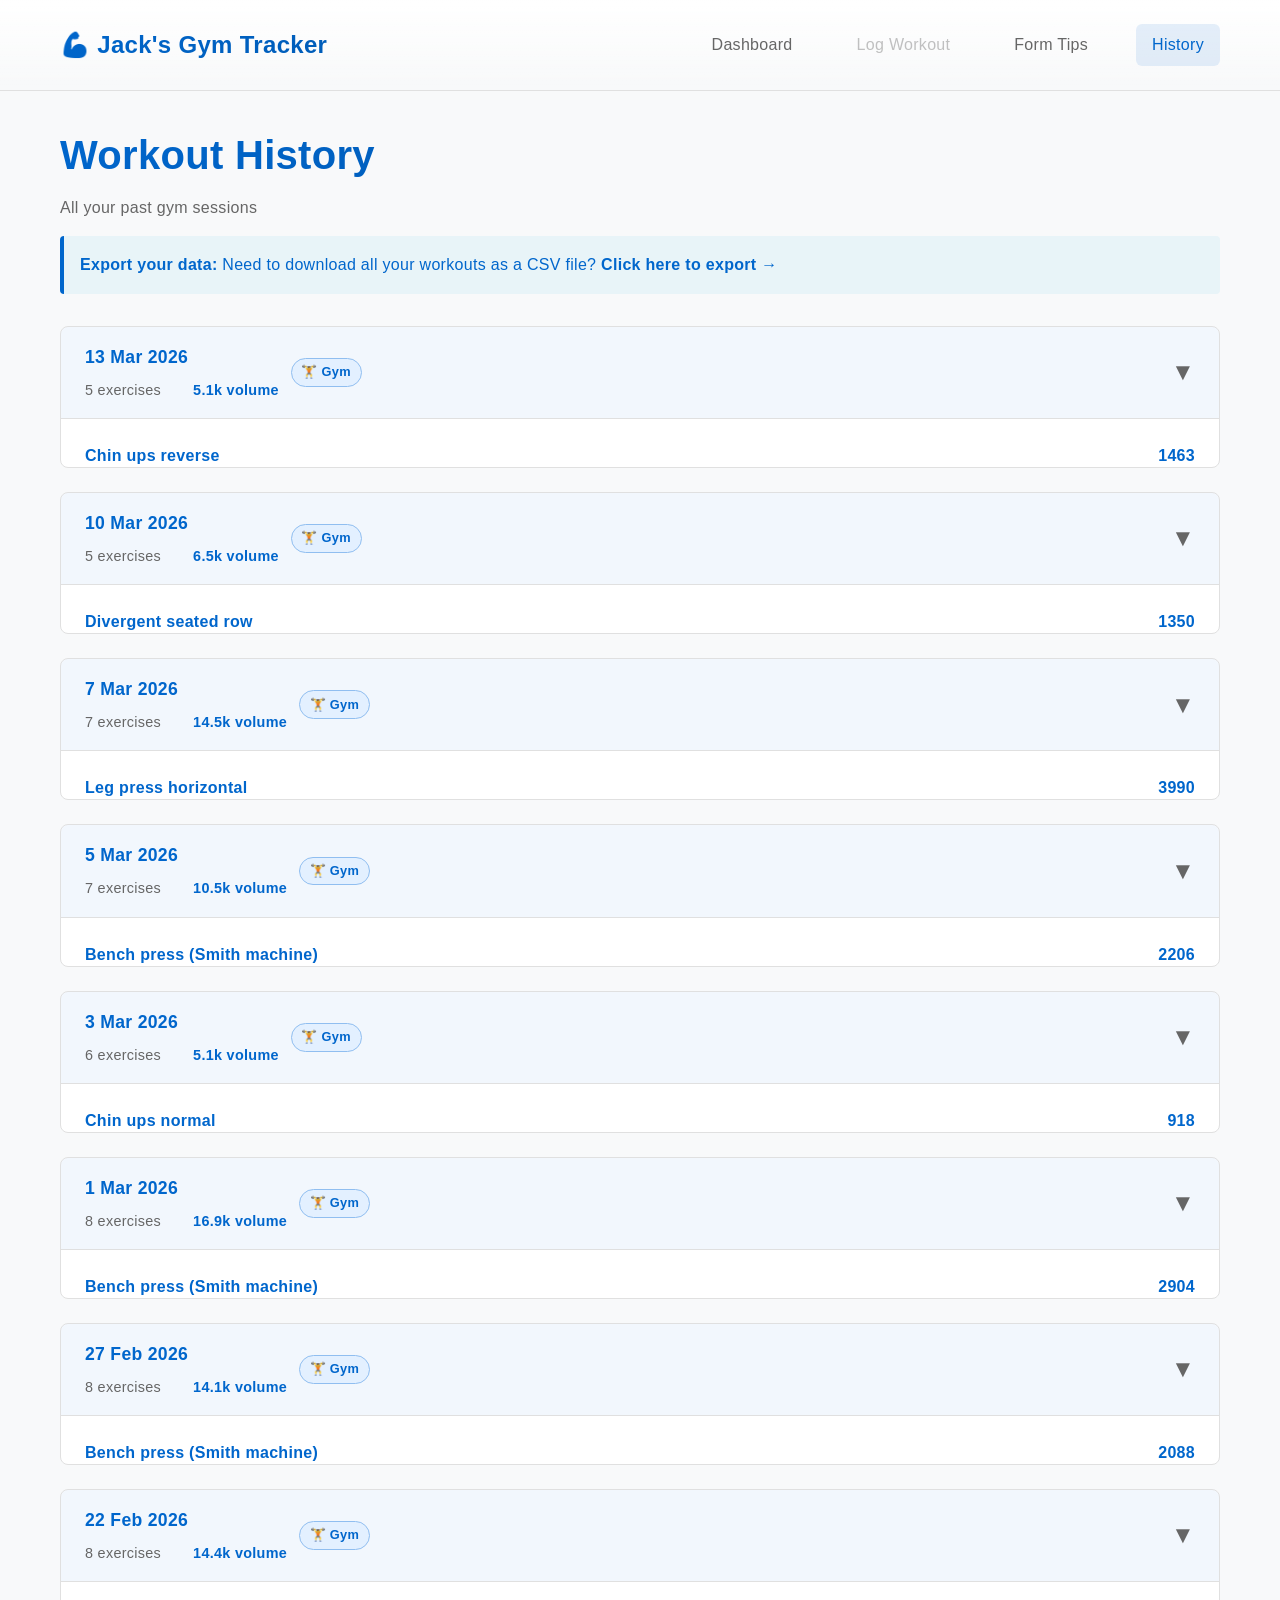
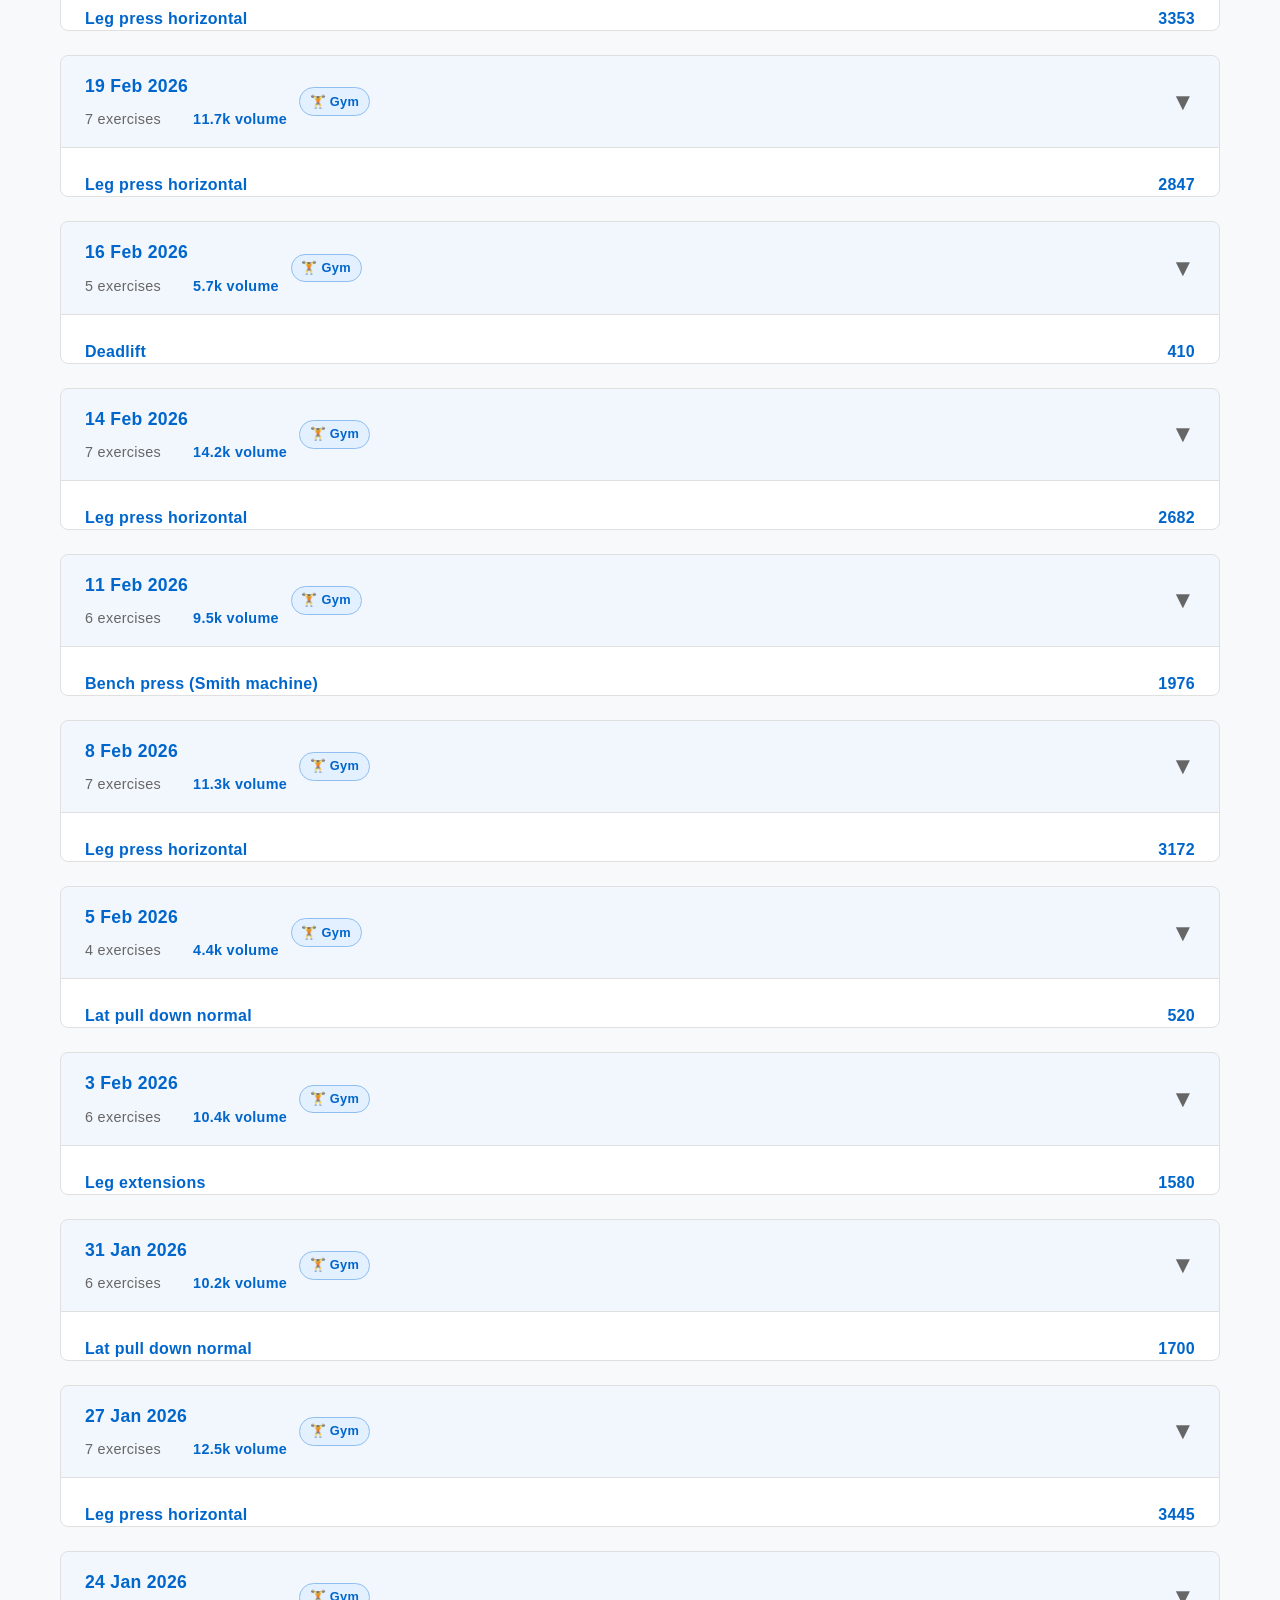
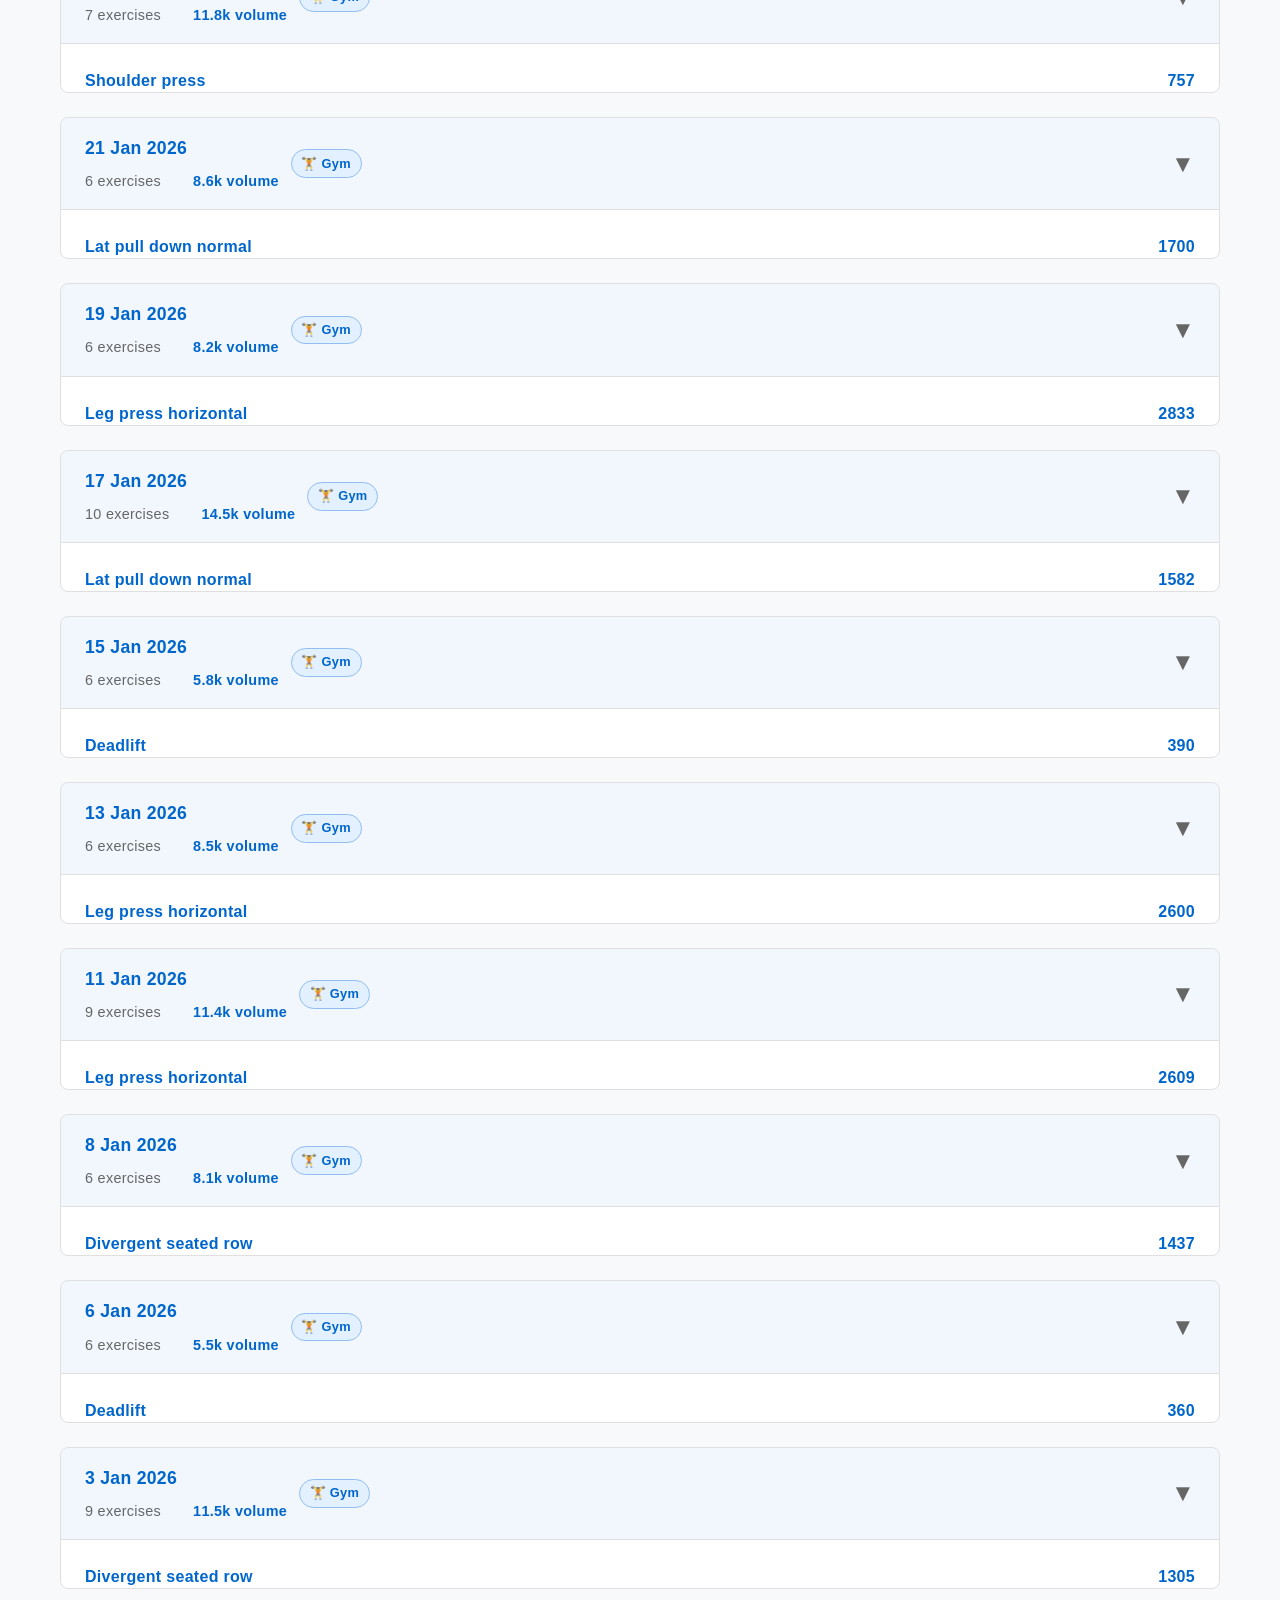
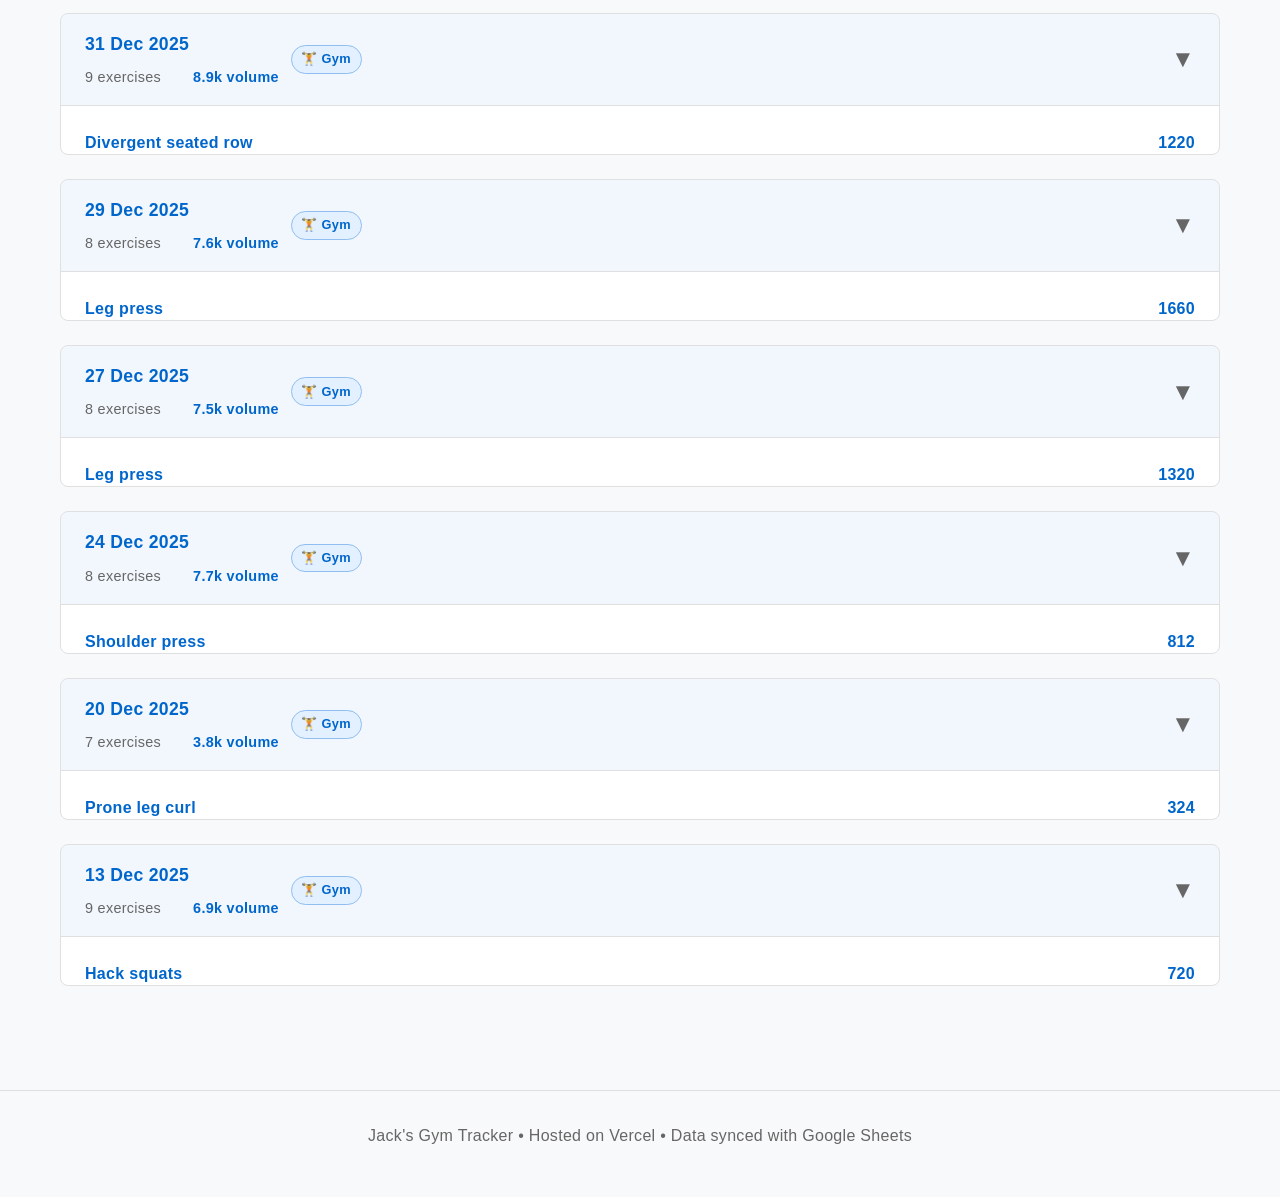
<file: history.html>
<!DOCTYPE html>
<html lang="en">
<head>
  <meta charset="UTF-8">
  <meta name="viewport" content="width=device-width, initial-scale=1.0">
  <title>Jack's Gym Tracker — History</title>
  <link rel="stylesheet" href="/style.css">
</head>
<body>
  <header>
    <div class="container">
      <nav>
        <div style="flex: 1;">
          <h1 style="margin: 0; font-size: 1.5rem;">💪 Jack's Gym Tracker</h1>
        </div>
        <a href="/">Dashboard</a>
        <a href="/log.html" style="opacity: 0.4; pointer-events: none;">Log Workout</a>
        <a href="/tips.html">Form Tips</a>
        <a href="/history.html" class="active">History</a>
      </nav>
    </div>
  </header>

  <main>
    <div class="container">
      <h1>Workout History</h1>
      <p>All your past gym sessions</p>

      <div style="background: #e8f4f8; border-left: 4px solid #0066cc; padding: 1rem; margin-bottom: 2rem; border-radius: 4px;">
        <p style="margin: 0; color: #0066cc;">
          <strong>Export your data:</strong> Need to download all your workouts as a CSV file?
          <a href="/data/export.html" style="color: #0066cc; font-weight: 600; text-decoration: none;">Click here to export →</a>
        </p>
      </div>

      <div id="sessionsContainer"></div>
    </div>
  </main>

  <footer>
    <p>Jack's Gym Tracker • Hosted on Vercel • Data synced with Google Sheets</p>
  </footer>

  <script src="/config.js"></script>
  <script src="/data.js"></script>
  <script>
    let exerciseTips = {};

    function getFormTips(exerciseName) {
      const tipData = exerciseTips[exerciseName];
      if (!tipData) return [];
      return tipData.tips.slice(0, 3);
    }

    function makeTip(text, id) {
      if (!text) return '';
      return `<span class="tip-wrap" id="tip-${id}" onclick="toggleTip('tip-${id}', event)">
        <span class="tip-icon">i</span>
        <span class="tip-box">${text}</span>
      </span>`;
    }

    function toggleTip(id, event) {
      event.stopPropagation();
      const el = document.getElementById(id);
      const wasOpen = el.classList.contains('open');
      document.querySelectorAll('.tip-wrap.open').forEach(e => e.classList.remove('open'));
      if (!wasOpen) el.classList.add('open');
    }

    document.addEventListener('click', () => {
      document.querySelectorAll('.tip-wrap.open').forEach(e => e.classList.remove('open'));
    });

    function applyBadge(el, location) {
      if (location === 'home') {
        el.textContent = '🏠 Home';
        el.style.background = '#e8f5e9';
        el.style.color = '#2e7d32';
        el.style.borderColor = '#a5d6a7';
      } else {
        el.textContent = '🏋️ Gym';
        el.style.background = '#e3f0ff';
        el.style.color = '#0066cc';
        el.style.borderColor = '#90bef0';
      }
    }

    async function loadHistory() {
      await initializeData();
      try {
        const res = await fetch('/data/exercise-tips.json');
        const data = await res.json();
        exerciseTips = data.tips;
      } catch { exerciseTips = {}; }

      const sessions = getSessions();
      const container = document.getElementById('sessionsContainer');

      if (sessions.length === 0) {
        container.innerHTML = '<div class="card"><p style="color: var(--text-secondary); text-align: center;">No sessions logged yet</p></div>';
        return;
      }

      const html = sessions.map((session, index) => {
        const volume = session.exercises.reduce((sum, ex) => sum + calculateVolume(ex), 0);
        const location = session.location || 'gym';

        const exercisesHtml = session.exercises.map((ex, exIdx) => {
          const tips = getFormTips(ex.exercise);
          const setsHtml = ex.sets.map(s =>
            `<span><strong>${s.weight}</strong> kg × <strong>${s.reps}</strong></span>`
          ).join('<span style="color: var(--text-secondary); margin: 0 0.4rem;">,</span>');
          const tipsHtml = tips.length > 0
            ? `<ul style="margin: 0; padding-left: 1.1rem; font-size: 0.85rem; color: var(--text-secondary);">
                ${tips.map(t => `<li>${t}</li>`).join('')}
               </ul>`
            : '';
          const notesTip = makeTip(ex.notes, `${index}-ex-${exIdx}`);
          return `
          <div class="exercise-in-session">
            <div style="display: flex; justify-content: space-between; align-items: start; margin-bottom: 0.5rem;">
              <div style="display: flex; align-items: center; gap: 0.5rem;">
                <div>
                  <div style="font-weight: 600; color: var(--accent);">${ex.exercise}</div>
                  <div style="font-size: 0.85rem; color: var(--text-secondary);">${ex.muscles}</div>
                </div>
                ${notesTip}
              </div>
              <div style="text-align: right;">
                <div style="font-weight: 600; color: var(--accent);">${calculateVolume(ex).toFixed(0)}</div>
                <div style="font-size: 0.85rem; color: var(--text-secondary);">volume</div>
              </div>
            </div>
            <div class="exercise-sets-row" style="display: flex; justify-content: space-between; align-items: flex-start; gap: 1rem; flex-wrap: wrap;">
              <div style="font-size: 0.9rem; color: var(--text-secondary);">${setsHtml}</div>
              ${tipsHtml}
            </div>
          </div>
        `;
        }).join('');

        return `
          <div class="session" id="session-${index}">
            <div class="session-header" onclick="toggleSession(${index})">
              <div style="display: flex; align-items: center; gap: 0.75rem; flex-wrap: wrap;">
                <div>
                  <div style="display: flex; align-items: center; gap: 0.5rem;">
                    <div class="session-date">${formatDate(session.date)}</div>
                    ${makeTip(session.summary, `${index}-summary`)}
                  </div>
                  <div class="session-meta">
                    <span>${session.exercises.length} exercises</span>
                    <span style="color: var(--accent); font-weight: 600;">${formatNumber(volume)} volume</span>
                  </div>
                </div>
                <span id="loc-${session.date}"
                  style="font-size: 0.8rem; font-weight: 600; padding: 0.2rem 0.6rem; border-radius: 999px; border: 1px solid; white-space: nowrap;"></span>
              </div>
              <div style="color: var(--text-secondary); font-size: 1.5rem;">▼</div>
            </div>
            <div class="session-body">
              ${exercisesHtml}
            </div>
          </div>
        `;
      }).join('');

      container.innerHTML = html;

      // Apply badge styles after render
      sessions.forEach(session => {
        const badge = document.getElementById(`loc-${session.date}`);
        if (badge) applyBadge(badge, session.location || 'gym');
      });
    }

    function toggleSession(index) {
      const session = document.getElementById(`session-${index}`);
      session.classList.toggle('expanded');
    }

    // Load on page load
    document.addEventListener('DOMContentLoaded', loadHistory);
  </script>
</body>
</html>
</file>
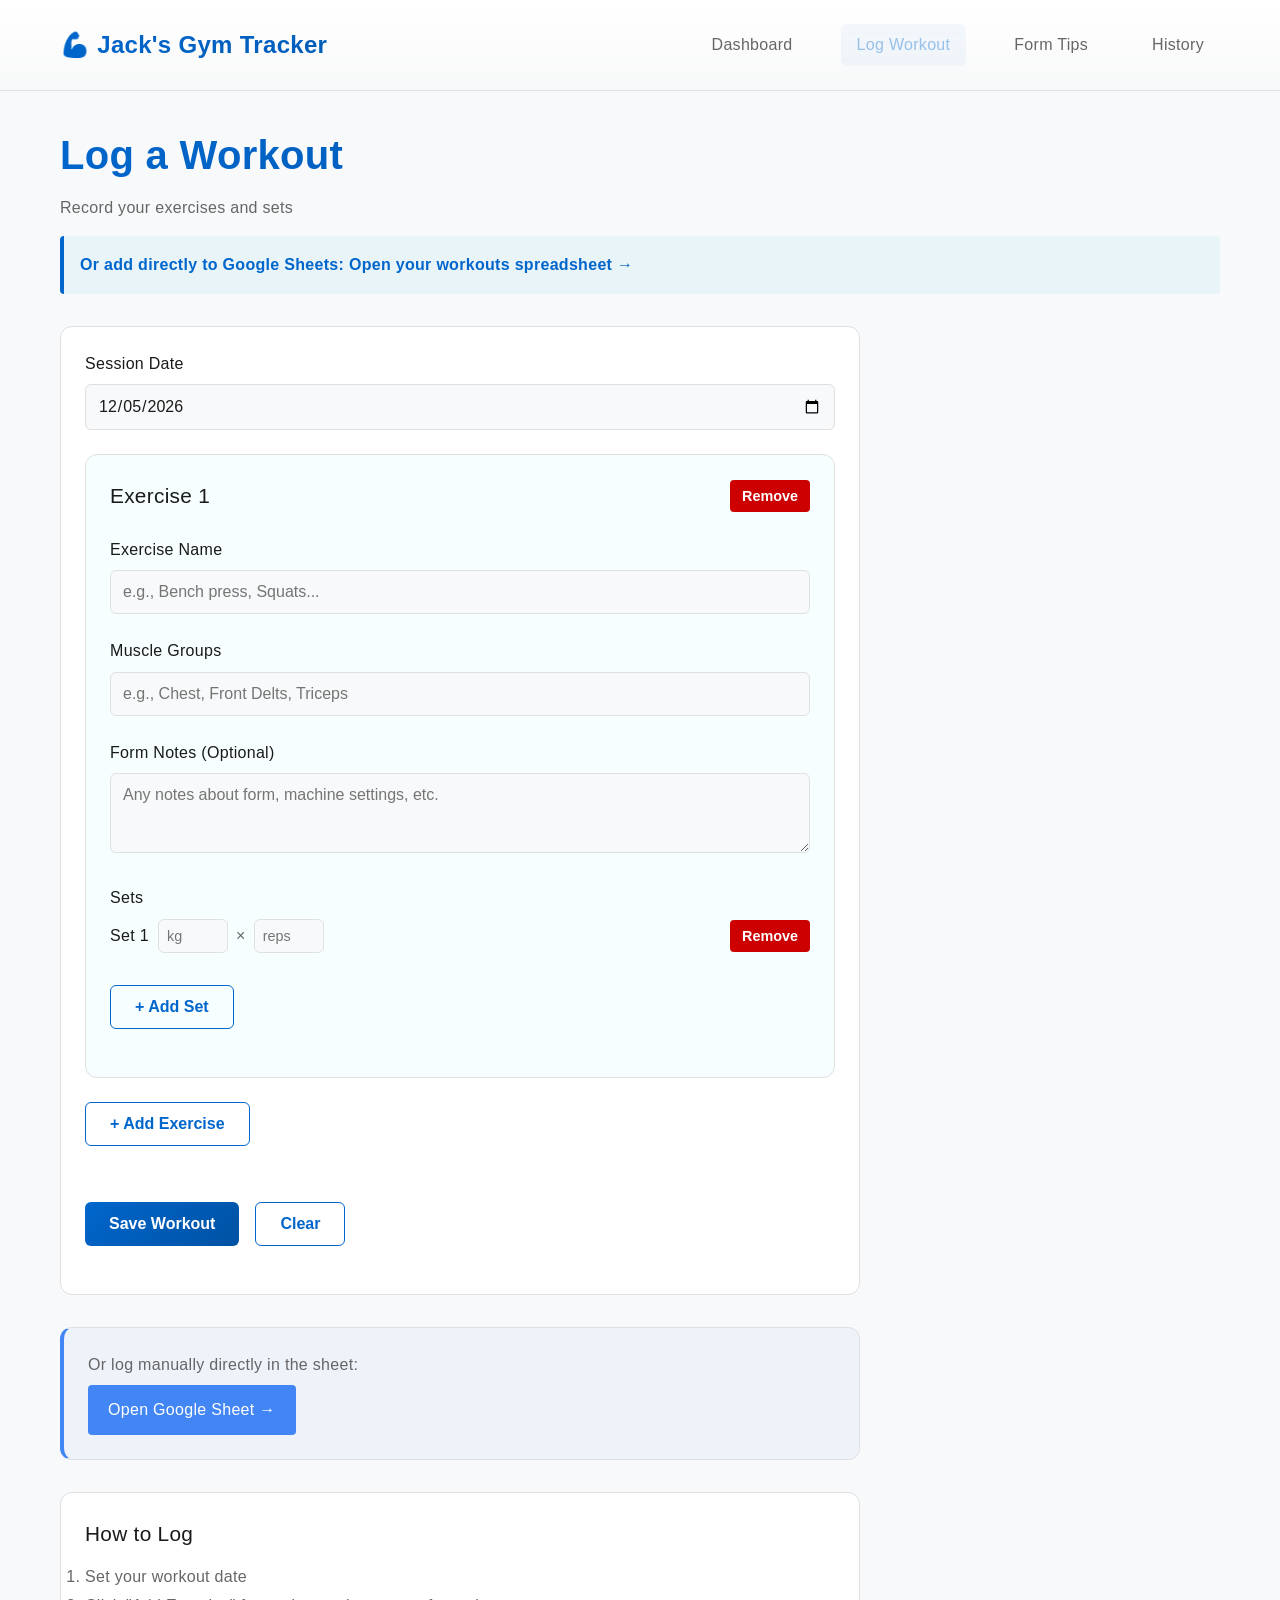
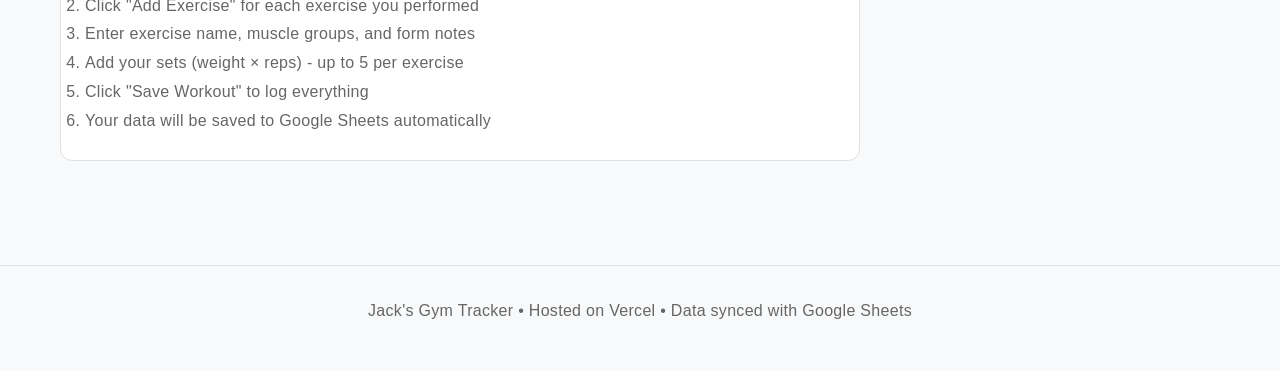
<file: log.html>
<!DOCTYPE html>
<html lang="en">
<head>
  <meta charset="UTF-8">
  <meta name="viewport" content="width=device-width, initial-scale=1.0">
  <title>Jack's Gym Tracker — Log Workout</title>
  <link rel="stylesheet" href="/style.css">
</head>
<body>
  <header>
    <div class="container">
      <nav>
        <div style="flex: 1;">
          <h1 style="margin: 0; font-size: 1.5rem;">💪 Jack's Gym Tracker</h1>
        </div>
        <a href="/">Dashboard</a>
        <a href="/log.html" class="active" style="opacity: 0.4; pointer-events: none;">Log Workout</a>
        <a href="/tips.html">Form Tips</a>
        <a href="/history.html">History</a>
      </nav>
    </div>
  </header>

  <main>
    <div class="container">
      <h1>Log a Workout</h1>
      <p>Record your exercises and sets</p>

      <div style="background: #e8f4f8; border-left: 4px solid #0066cc; padding: 1rem; margin-bottom: 2rem; border-radius: 4px;">
        <p style="margin: 0; color: #0066cc;">
          <strong>Or add directly to Google Sheets:</strong>
          <a href="https://docs.google.com/spreadsheets/d/1GL28Y5q3Owv5nr3CkgXtSyVNhW_kTfGNYOooDs-cU7U/edit?gid=1141952819" style="color: #0066cc; font-weight: 600; text-decoration: none;" target="_blank">Open your workouts spreadsheet →</a>
        </p>
      </div>

      <div class="card" style="max-width: 800px;">
        <form id="workoutForm">
          <!-- Date -->
          <div class="form-group">
            <label for="workoutDate">Session Date</label>
            <input type="date" id="workoutDate" required>
          </div>

          <!-- Exercises -->
          <div id="exercisesContainer"></div>

          <!-- Add Exercise Button -->
          <button type="button" class="btn secondary mb-3" id="addExerciseBtn">
            + Add Exercise
          </button>

          <!-- Submit -->
          <div style="display: flex; gap: 1rem; margin-top: 2rem;">
            <button type="submit" class="btn">Save Workout</button>
            <button type="reset" class="btn secondary">Clear</button>
          </div>
        </form>

        <!-- Status Message -->
        <div id="statusMessage" style="margin-top: 1.5rem;"></div>
      </div>

      <!-- Google Sheet Link -->
      <div class="card" style="max-width: 800px; margin-top: 2rem; background: rgba(66, 133, 244, 0.05); border-left: 4px solid #4285f4;">
        <p style="margin: 0; color: var(--text-secondary);">
          Or log manually directly in the sheet:
        </p>
        <a href="https://docs.google.com/spreadsheets/d/1GL28Y5q3Owv5nr3CkgXtSyVNhW_kTfGNYOooDs-cU7U/edit?gid=1141952819#gid=1141952819" target="_blank" style="display: inline-block; margin-top: 0.5rem; padding: 0.75rem 1.25rem; background: #4285f4; color: white; border-radius: 4px; text-decoration: none; font-weight: 500;">
          Open Google Sheet →
        </a>
      </div>

      <!-- Help -->
      <div class="card" style="max-width: 800px; margin-top: 2rem;">
        <h3>How to Log</h3>
        <ol style="color: var(--text-secondary); line-height: 1.8;">
          <li>Set your workout date</li>
          <li>Click "Add Exercise" for each exercise you performed</li>
          <li>Enter exercise name, muscle groups, and form notes</li>
          <li>Add your sets (weight × reps) - up to 5 per exercise</li>
          <li>Click "Save Workout" to log everything</li>
          <li>Your data will be saved to Google Sheets automatically</li>
        </ol>
      </div>
    </div>
  </main>

  <footer>
    <p>Jack's Gym Tracker • Hosted on Vercel • Data synced with Google Sheets</p>
  </footer>

  <script src="/config.js"></script>
  <script src="/data.js"></script>
  <script>
    let exerciseCount = 0;
    let exercises = [];
    let exerciseTips = {};

    async function initPage() {
      // Set today's date as default
      const today = new Date();
      const yyyy = today.getFullYear();
      const mm = String(today.getMonth() + 1).padStart(2, '0');
      const dd = String(today.getDate()).padStart(2, '0');
      document.getElementById('workoutDate').value = `${yyyy}-${mm}-${dd}`;

      // Load data for autocomplete
      await initializeData();
      exercises = getAllExercises();

      // Load exercise form tips
      try {
        const tipsResponse = await fetch('/data/exercise-tips.json');
        const tipsData = await tipsResponse.json();
        exerciseTips = tipsData.tips;
      } catch (error) {
        console.error('Could not load exercise tips:', error);
      }

      // Add first exercise form
      addExerciseForm();
    }

    /**
     * Add a new exercise form
     */
    function addExerciseForm() {
      // Collapse previous exercise if exists
      const previousCards = document.querySelectorAll('[id^="card-exercise-"]');
      if (previousCards.length > 0) {
        const lastCard = previousCards[previousCards.length - 1];
        collapseExercise(lastCard.id.replace('card-', ''));
      }

      exerciseCount++;
      const id = `exercise-${exerciseCount}`;
      const container = document.getElementById('exercisesContainer');

      const html = `
        <div class="card" id="card-${id}" style="margin-bottom: 1.5rem; background: rgba(0, 212, 255, 0.03);" data-expanded="true">
          <div style="display: flex; justify-content: space-between; align-items: center; margin-bottom: 1.5rem;">
            <h3 style="margin: 0;">Exercise ${exerciseCount}</h3>
            <button type="button" class="remove-btn" onclick="removeExercise('${id}')">Remove</button>
          </div>

          <div id="${id}-form-content" style="display: block;">
            <div class="form-group" style="position: relative;">
              <label for="${id}-name">Exercise Name</label>
              <input
                type="text"
                id="${id}-name"
                class="exercise-autocomplete"
                placeholder="e.g., Bench press, Squats..."
                required
                autocomplete="off"
              >
              <div id="${id}-suggestions" style="position: absolute; z-index: 10; width: 100%; margin-top: 0.5rem; display: none;"></div>
            </div>

            <div class="form-group">
              <label for="${id}-muscles">Muscle Groups</label>
              <input type="text" id="${id}-muscles" placeholder="e.g., Chest, Front Delts, Triceps">
            </div>

            <div class="form-group">
              <label for="${id}-notes">Form Notes (Optional)</label>
              <textarea id="${id}-notes" placeholder="Any notes about form, machine settings, etc."></textarea>
            </div>

            <div style="margin-bottom: 1.5rem;">
              <label>Sets</label>
              <div id="${id}-sets" class="sets-container"></div>
              <button type="button" class="btn secondary" onclick="addSet('${id}')" style="margin-top: 1rem;">
                + Add Set
              </button>
            </div>
          </div>
        </div>
      `;

      const div = document.createElement('div');
      div.innerHTML = html;
      container.appendChild(div);

      // Setup autocomplete
      setupAutocomplete(`${id}-name`, `${id}-muscles`, `${id}-notes`);

      // Add first set
      addSet(id);
    }

    /**
     * Add a set to an exercise
     */
    function addSet(exerciseId) {
      const exerciseNum = exerciseId.split('-')[1];
      const container = document.getElementById(`${exerciseId}-sets`);
      const setNum = container.children.length + 1;
      const setId = `${exerciseId}-set${setNum}`;

      // Get last weight and reps from the SAME exercise only
      let lastWeight = '';
      let lastReps = '';

      const exerciseWeightInputs = container.querySelectorAll('.weight-input');
      const exerciseRepsInputs = container.querySelectorAll('.reps-input');

      if (exerciseWeightInputs.length > 0) {
        const lastInput = exerciseWeightInputs[exerciseWeightInputs.length - 1];
        if (lastInput.value) {
          lastWeight = lastInput.value;
        }
      }

      if (exerciseRepsInputs.length > 0) {
        const lastInput = exerciseRepsInputs[exerciseRepsInputs.length - 1];
        if (lastInput.value) {
          lastReps = lastInput.value;
        }
      }

      const html = `
        <div class="set-row" id="${setId}">
          <div class="set-input-group">
            <label>Set ${setNum}</label>
            <input type="number" class="weight-input" placeholder="kg" step="0.5" min="0" value="${lastWeight}">
            <span style="color: var(--text-secondary);">×</span>
            <input type="number" class="reps-input" placeholder="reps" step="1" min="0" max="100" value="${lastReps}">
          </div>
          <button type="button" class="remove-btn" onclick="removeSet('${setId}')">Remove</button>
        </div>
      `;

      const div = document.createElement('div');
      div.innerHTML = html;
      container.appendChild(div);
    }

    /**
     * Collapse an exercise to show summary row
     */
    function collapseExercise(exerciseId) {
      const card = document.getElementById(`card-${exerciseId}`);
      if (!card) return;

      const name = document.getElementById(`${exerciseId}-name`).value;
      const muscles = document.getElementById(`${exerciseId}-muscles`).value;
      const setsContainer = document.getElementById(`${exerciseId}-sets`);
      const setRows = setsContainer.querySelectorAll('[id^="' + exerciseId + '-set"]');

      let setsSummary = '';
      setRows.forEach((row, idx) => {
        const weight = row.querySelector('.weight-input').value;
        const reps = row.querySelector('.reps-input').value;
        if (weight || reps) {
          setsSummary += `${weight}×${reps}${idx < setRows.length - 1 ? ', ' : ''}`;
        }
      });

      const formContent = document.getElementById(`${exerciseId}-form-content`);
      if (formContent) {
        formContent.style.display = 'none';
      }

      let summaryEl = card.querySelector(`[id="${exerciseId}-summary"]`);
      if (!summaryEl) {
        summaryEl = document.createElement('div');
        summaryEl.id = `${exerciseId}-summary`;
        card.appendChild(summaryEl);
      }

      summaryEl.innerHTML = `
        <div style="padding: 1rem; cursor: pointer; display: flex; justify-content: space-between; align-items: center; background: #f5f5f5; border-radius: 4px;" onclick="expandExercise('${exerciseId}')">
          <div>
            <div style="font-weight: 600; color: #0066cc; margin-bottom: 0.25rem;">${name || 'Untitled'}</div>
            <div style="font-size: 0.9rem; color: #666;">
              ${muscles ? muscles + ' • ' : ''}${setsSummary || 'No sets'}
            </div>
          </div>
          <div style="color: #999; font-size: 1.2rem; margin-left: 1rem;">▶</div>
        </div>
      `;
      summaryEl.style.display = 'block';

      card.setAttribute('data-expanded', 'false');
    }

    /**
     * Expand an exercise to show full form
     */
    function expandExercise(exerciseId) {
      const card = document.getElementById(`card-${exerciseId}`);
      if (!card) return;

      const summaryEl = card.querySelector(`[id="${exerciseId}-summary"]`);
      if (summaryEl) {
        summaryEl.style.display = 'none';
      }

      const formContent = document.getElementById(`${exerciseId}-form-content`);
      if (formContent) {
        formContent.style.display = 'block';
      }

      card.setAttribute('data-expanded', 'true');
    }

    /**
     * Remove an exercise
     */
    function removeExercise(exerciseId) {
      const card = document.getElementById(`card-${exerciseId}`);
      if (card) {
        card.remove();
        // Re-number exercises
        renumberExercises();
      }
    }

    /**
     * Remove a set
     */
    function removeSet(setId) {
      const setRow = document.getElementById(setId);
      if (setRow) {
        setRow.remove();
      }
    }

    /**
     * Re-number exercises
     */
    function renumberExercises() {
      const cards = document.querySelectorAll('[id^="card-exercise-"]');
      cards.forEach((card, index) => {
        const h3 = card.querySelector('h3');
        h3.textContent = `Exercise ${index + 1}`;
      });
    }

    /**
     * Setup autocomplete for exercise name
     */
    function setupAutocomplete(nameId, musclesId, notesId) {
      const input = document.getElementById(nameId);
      const musclesInput = document.getElementById(musclesId);
      const notesInput = document.getElementById(notesId);
      const suggestionsDiv = document.getElementById(`${nameId.replace('-name', '')}-suggestions`);

      function showSuggestions(matches) {
        if (matches.length === 0) {
          suggestionsDiv.style.display = 'none';
          return;
        }

        const html = matches.slice(0, 8).map((match, idx) => `
          <div style="padding: 0.75rem; border-bottom: 1px solid #e0e0e0; cursor: pointer; background: white; transition: background 0.15s;"
               onmouseover="this.style.background='#f5f5f5';" onmouseout="this.style.background='white';"
               onclick="selectExercise('${nameId}', '${match.name.replace(/'/g, "\\'")}', '${match.muscles.replace(/'/g, "\\'")}', '${match.name}')">
            <div style="font-weight: 500; color: #0066cc;">${match.name}</div>
            <div style="font-size: 0.85rem; color: #999;">${match.muscles}</div>
          </div>
        `).join('');

        suggestionsDiv.innerHTML = html;
        suggestionsDiv.style.display = 'block';
        suggestionsDiv.style.background = 'white';
        suggestionsDiv.style.border = '1px solid #e0e0e0';
        suggestionsDiv.style.borderRadius = '4px';
        suggestionsDiv.style.maxHeight = '300px';
        suggestionsDiv.style.overflowY = 'auto';
        suggestionsDiv.style.boxShadow = '0 2px 8px rgba(0,0,0,0.1)';
      }

      function selectExercise(nameId, exerciseName, muscles, exerciseNameForTips) {
        const input = document.getElementById(nameId);
        const musclesInput = document.getElementById(nameId.replace('-name', '-muscles'));
        const notesInput = document.getElementById(nameId.replace('-name', '-notes'));
        const suggestionsDiv = document.getElementById(`${nameId.replace('-name', '')}-suggestions`);

        input.value = exerciseName;
        musclesInput.value = muscles;

        // Use exercise tips if available, otherwise use historical notes
        const tips = exerciseTips[exerciseNameForTips];
        if (tips) {
          notesInput.value = tips.tips.join('\n');
        } else {
          const match = exercises.find(ex => ex.name === exerciseName);
          if (match) {
            notesInput.value = match.formNotes;
          }
        }

        suggestionsDiv.style.display = 'none';
      }

      window.selectExercise = selectExercise;

      input.addEventListener('input', (e) => {
        const value = e.target.value.toLowerCase().trim();

        if (value.length === 0) {
          suggestionsDiv.style.display = 'none';
          return;
        }

        // Ensure exercises array is populated
        if (!exercises || exercises.length === 0) {
          console.warn('Exercises array is empty');
          return;
        }

        // Prioritize exercises that START with the search term, then those that contain it
        const startMatches = exercises.filter(ex => {
          const name = (ex.name || '').toLowerCase();
          return name.startsWith(value);
        });

        const containMatches = exercises.filter(ex => {
          const name = (ex.name || '').toLowerCase();
          return name.includes(value) && !name.startsWith(value);
        });

        const matches = [...startMatches, ...containMatches];
        console.log(`Search for "${value}": found ${matches.length} matches`);

        showSuggestions(matches);
      });

      input.addEventListener('blur', () => {
        // When you leave the field, try to match the exercise and auto-fill muscles/notes
        setTimeout(() => {
          const match = exercises.find(ex => ex.name === input.value);
          if (match) {
            musclesInput.value = match.muscles;
            const tips = exerciseTips[match.name];
            if (tips) {
              notesInput.value = tips.tips.join('\n');
            } else {
              notesInput.value = match.formNotes;
            }
          }
          suggestionsDiv.style.display = 'none';
        }, 100);
      });
    }

    /**
     * Format date for Google Sheets (DD/MM/YYYY)
     */
    function formatDateForSheet(dateStr) {
      const [yyyy, mm, dd] = dateStr.split('-');
      return `${dd}/${mm}/${yyyy}`;
    }

    /**
     * Submit workout
     */
    document.getElementById('workoutForm').addEventListener('submit', async (e) => {
      e.preventDefault();

      const statusMsg = document.getElementById('statusMessage');
      const date = document.getElementById('workoutDate').value;
      const formattedDate = formatDateForSheet(date);

      // Collect all exercises
      const workoutData = [];
      const cards = document.querySelectorAll('[id^="card-exercise-"]');

      cards.forEach(card => {
        const cardId = card.id.replace('card-', '');
        const name = document.getElementById(`${cardId}-name`).value.trim();
        const muscles = document.getElementById(`${cardId}-muscles`).value.trim();
        const notes = document.getElementById(`${cardId}-notes`).value.trim();

        if (!name) return;

        const setsContainer = document.getElementById(`${cardId}-sets`);
        const setRows = setsContainer.querySelectorAll('[id^="' + cardId + '-set"]');

        const sets = [];
        setRows.forEach(setRow => {
          const weight = parseFloat(setRow.querySelector('.weight-input').value);
          const reps = parseInt(setRow.querySelector('.reps-input').value);

          if (!isNaN(weight) && !isNaN(reps) && weight > 0 && reps > 0) {
            sets.push({ weight, reps });
          }
        });

        if (sets.length > 0) {
          workoutData.push({ name, muscles, notes, sets });
        }
      });

      if (workoutData.length === 0) {
        statusMsg.innerHTML = '<div style="color: var(--danger);">Please add at least one exercise with sets</div>';
        return;
      }

      // Try to send to backend
      statusMsg.innerHTML = '<div style="color: var(--text-secondary); display: flex; gap: 0.5rem; align-items: center;"><div class="spinner"></div> Saving...</div>';

      try {
        const response = await fetch('/api/log-workout', {
          method: 'POST',
          headers: { 'Content-Type': 'application/json' },
          body: JSON.stringify({ date: formattedDate, exercises: workoutData })
        });

        if (response.ok) {
          statusMsg.innerHTML = `
            <div style="background: rgba(0, 255, 136, 0.1); border: 1px solid var(--success); border-radius: 8px; padding: 1rem; color: var(--success);">
              ✓ Workout logged successfully! Your data has been sent to Google Sheets.
            </div>
          `;
          document.getElementById('workoutForm').reset();
          document.getElementById('exercisesContainer').innerHTML = '';
          exerciseCount = 0;
          addExerciseForm();
          initPage();
        } else {
          statusMsg.innerHTML = `
            <div style="background: rgba(255, 68, 68, 0.1); border: 1px solid var(--danger); border-radius: 8px; padding: 1rem; color: var(--danger);">
              ⚠ Could not save to Sheets. Make sure you've set up the Google Apps Script.
              <br><small>Workout data: ${JSON.stringify(workoutData, null, 2)}</small>
            </div>
          `;
        }
      } catch (error) {
        statusMsg.innerHTML = `
          <div style="background: rgba(255, 68, 68, 0.1); border: 1px solid var(--danger); border-radius: 8px; padding: 1rem; color: var(--danger);">
            Error: ${error.message}
            <br><small>This is expected if the serverless function isn't set up yet.</small>
          </div>
        `;
      }
    });

    document.getElementById('addExerciseBtn').addEventListener('click', addExerciseForm);

    // Initialize on page load
    document.addEventListener('DOMContentLoaded', initPage);
  </script>
</body>
</html>
</file>
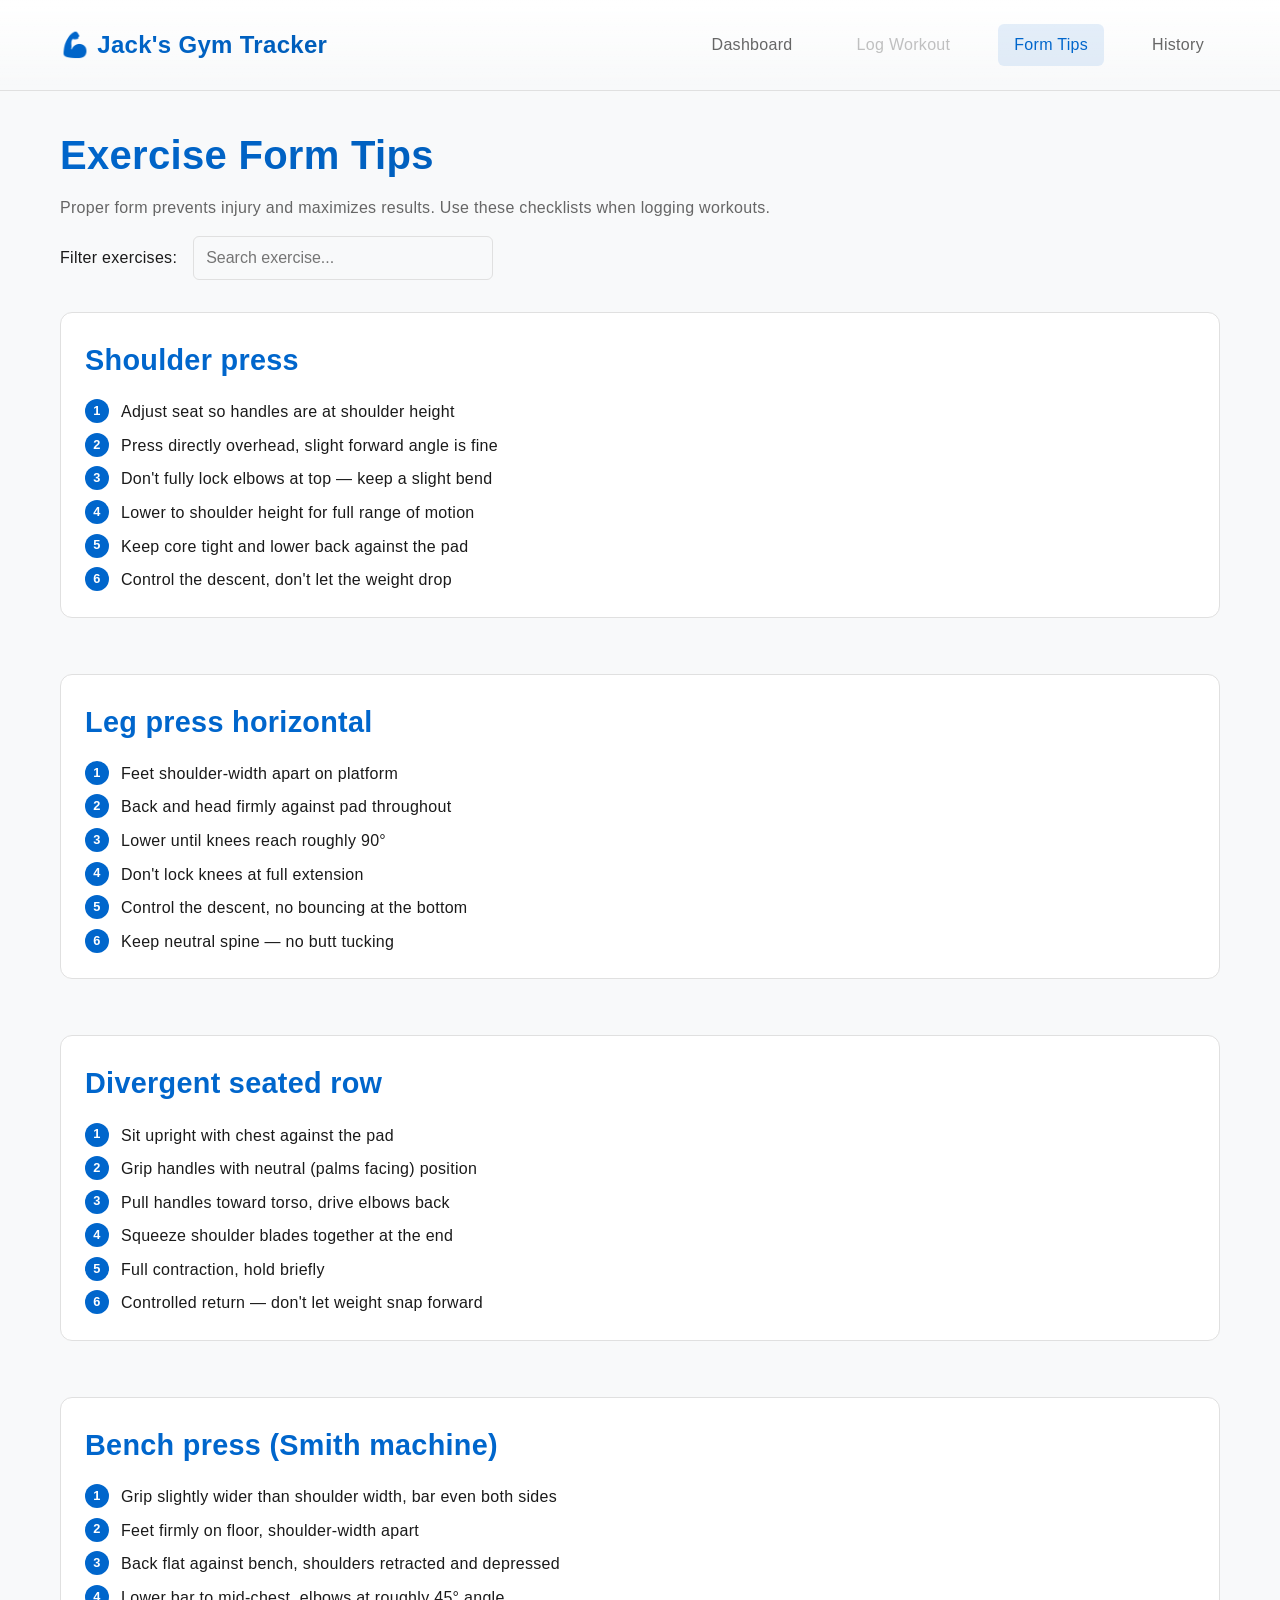
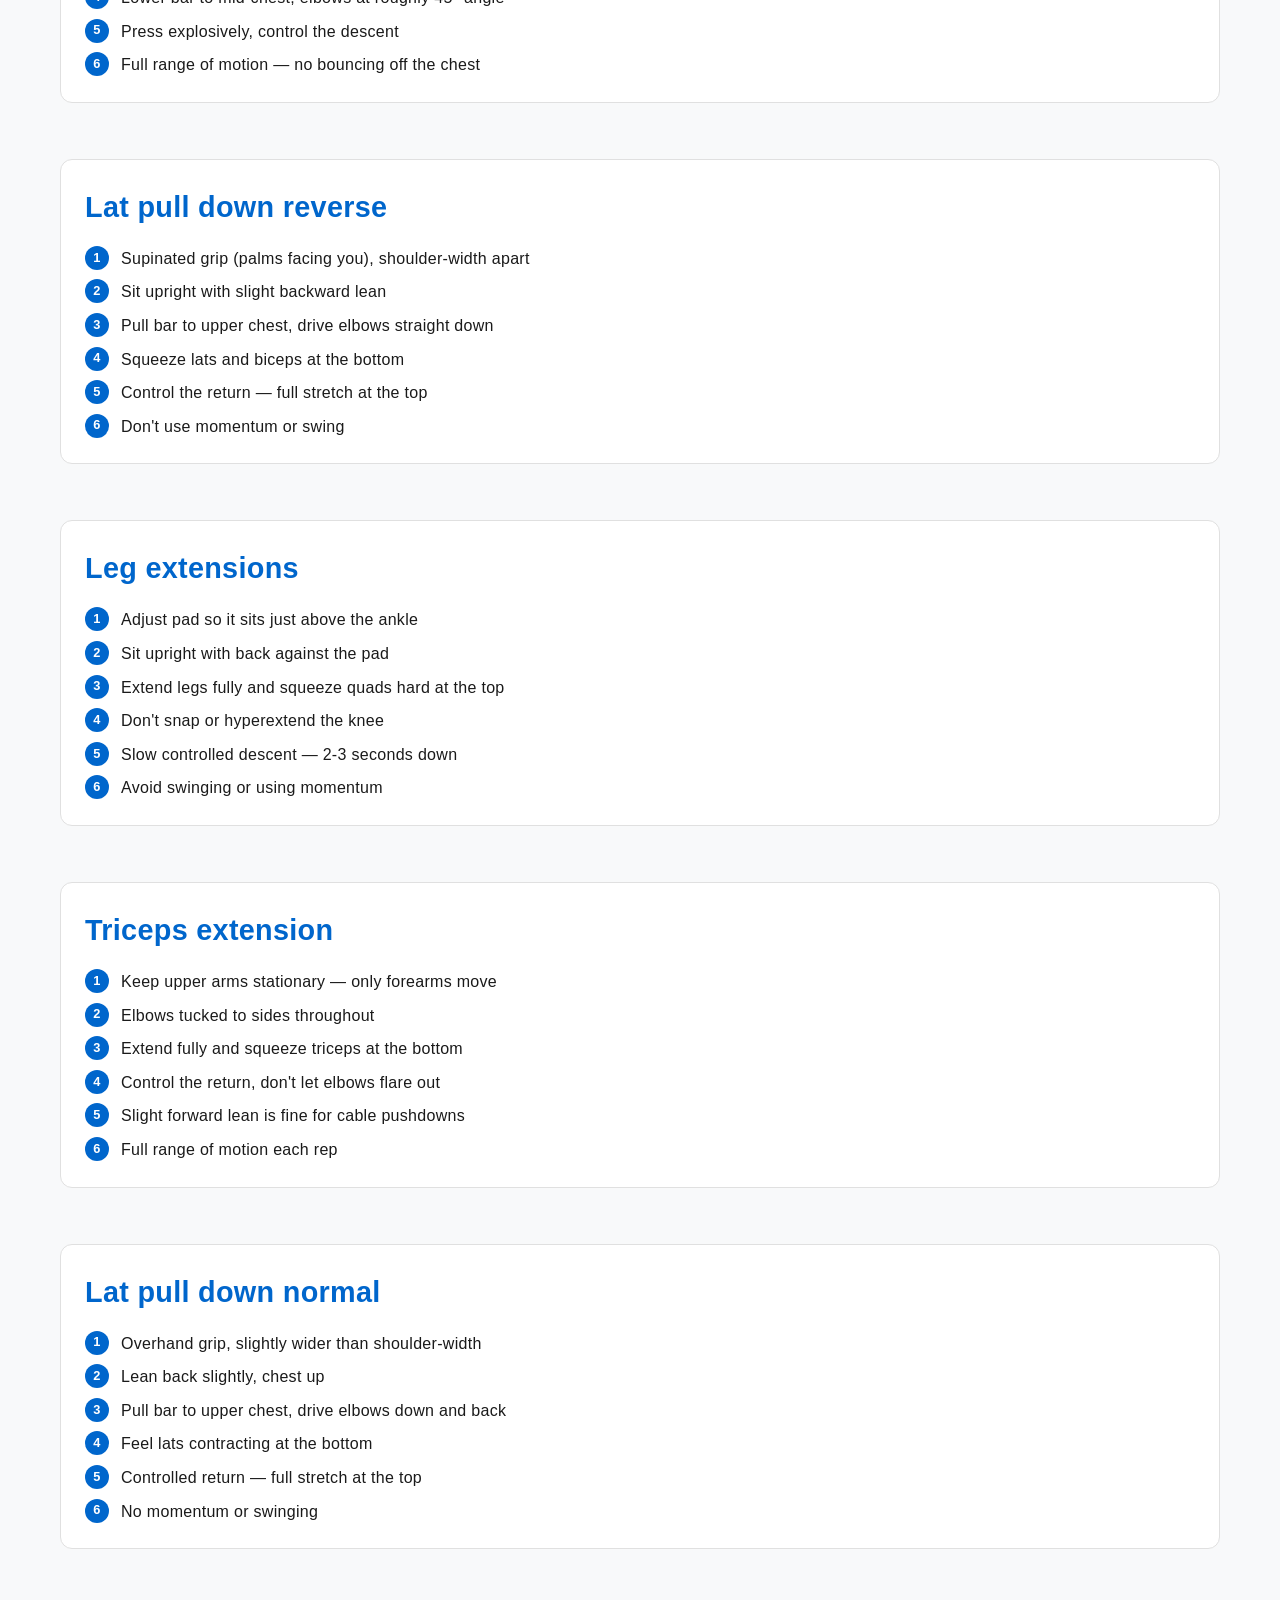
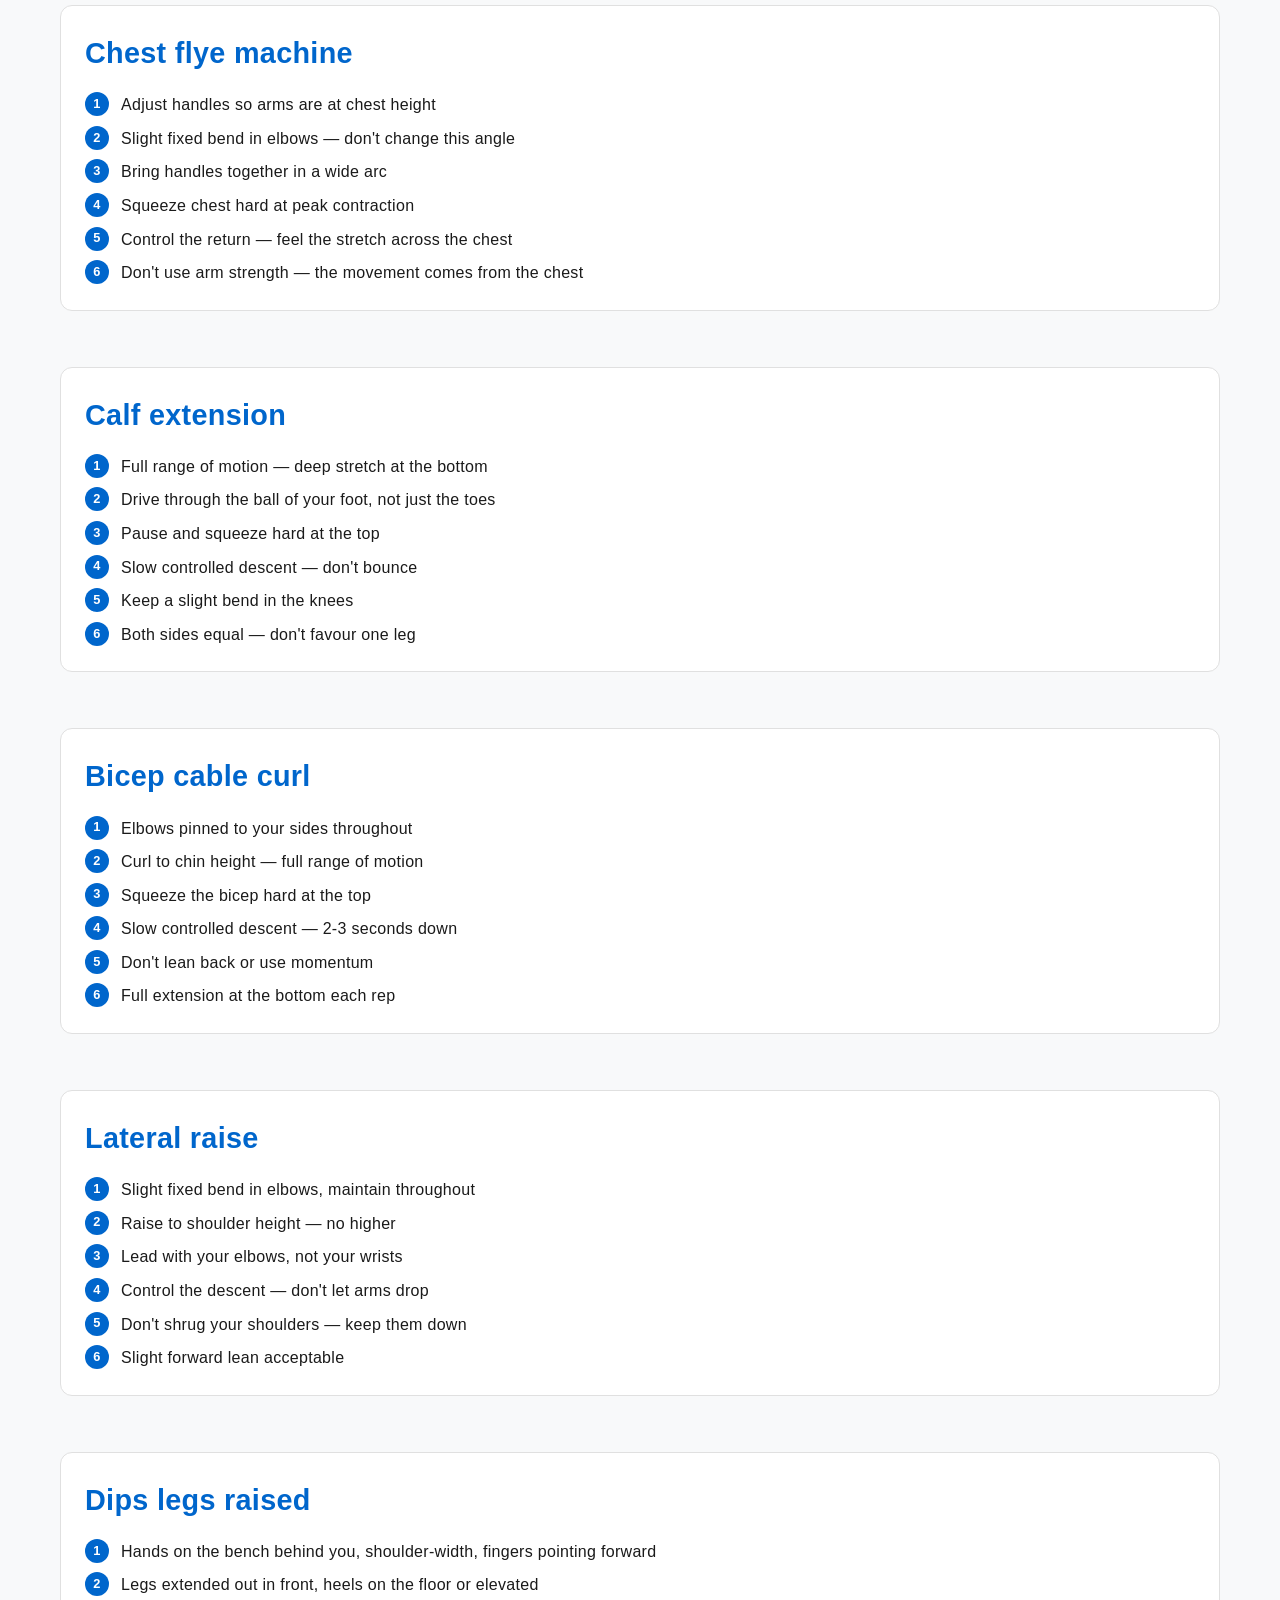
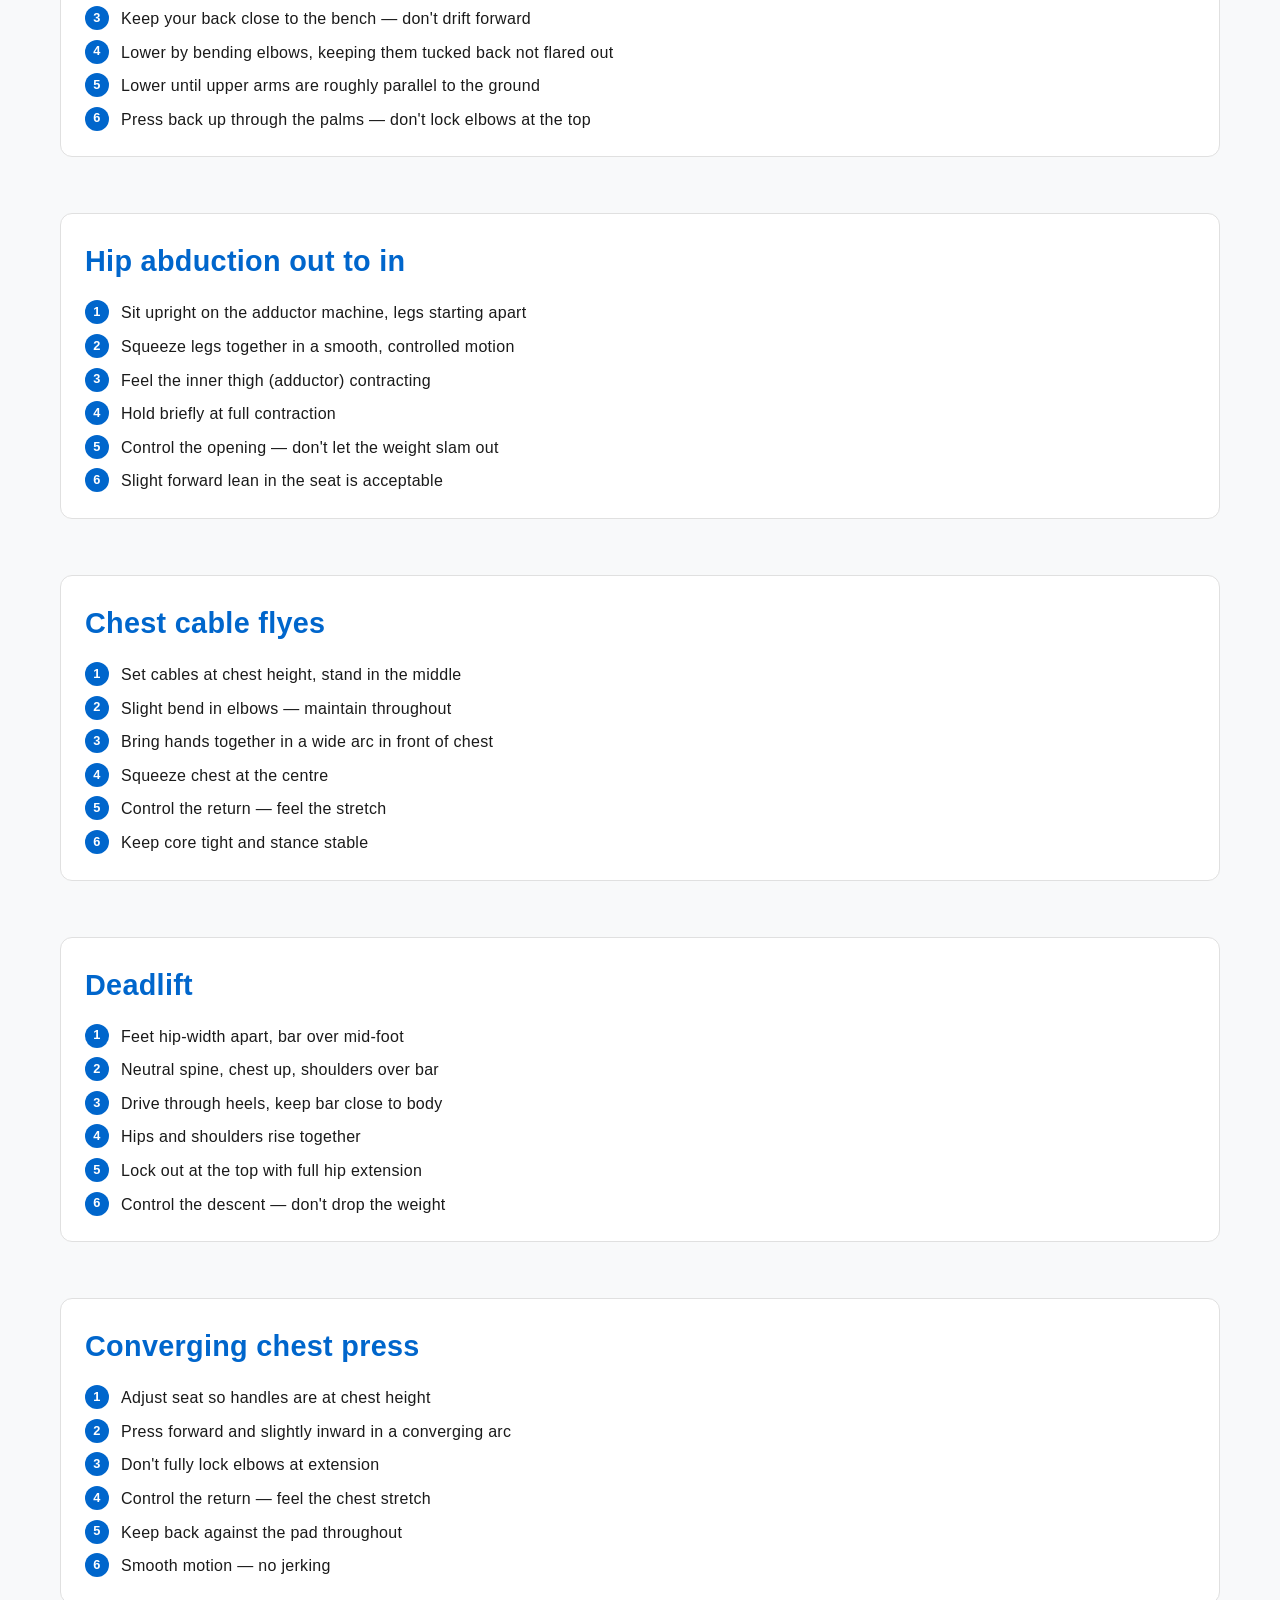
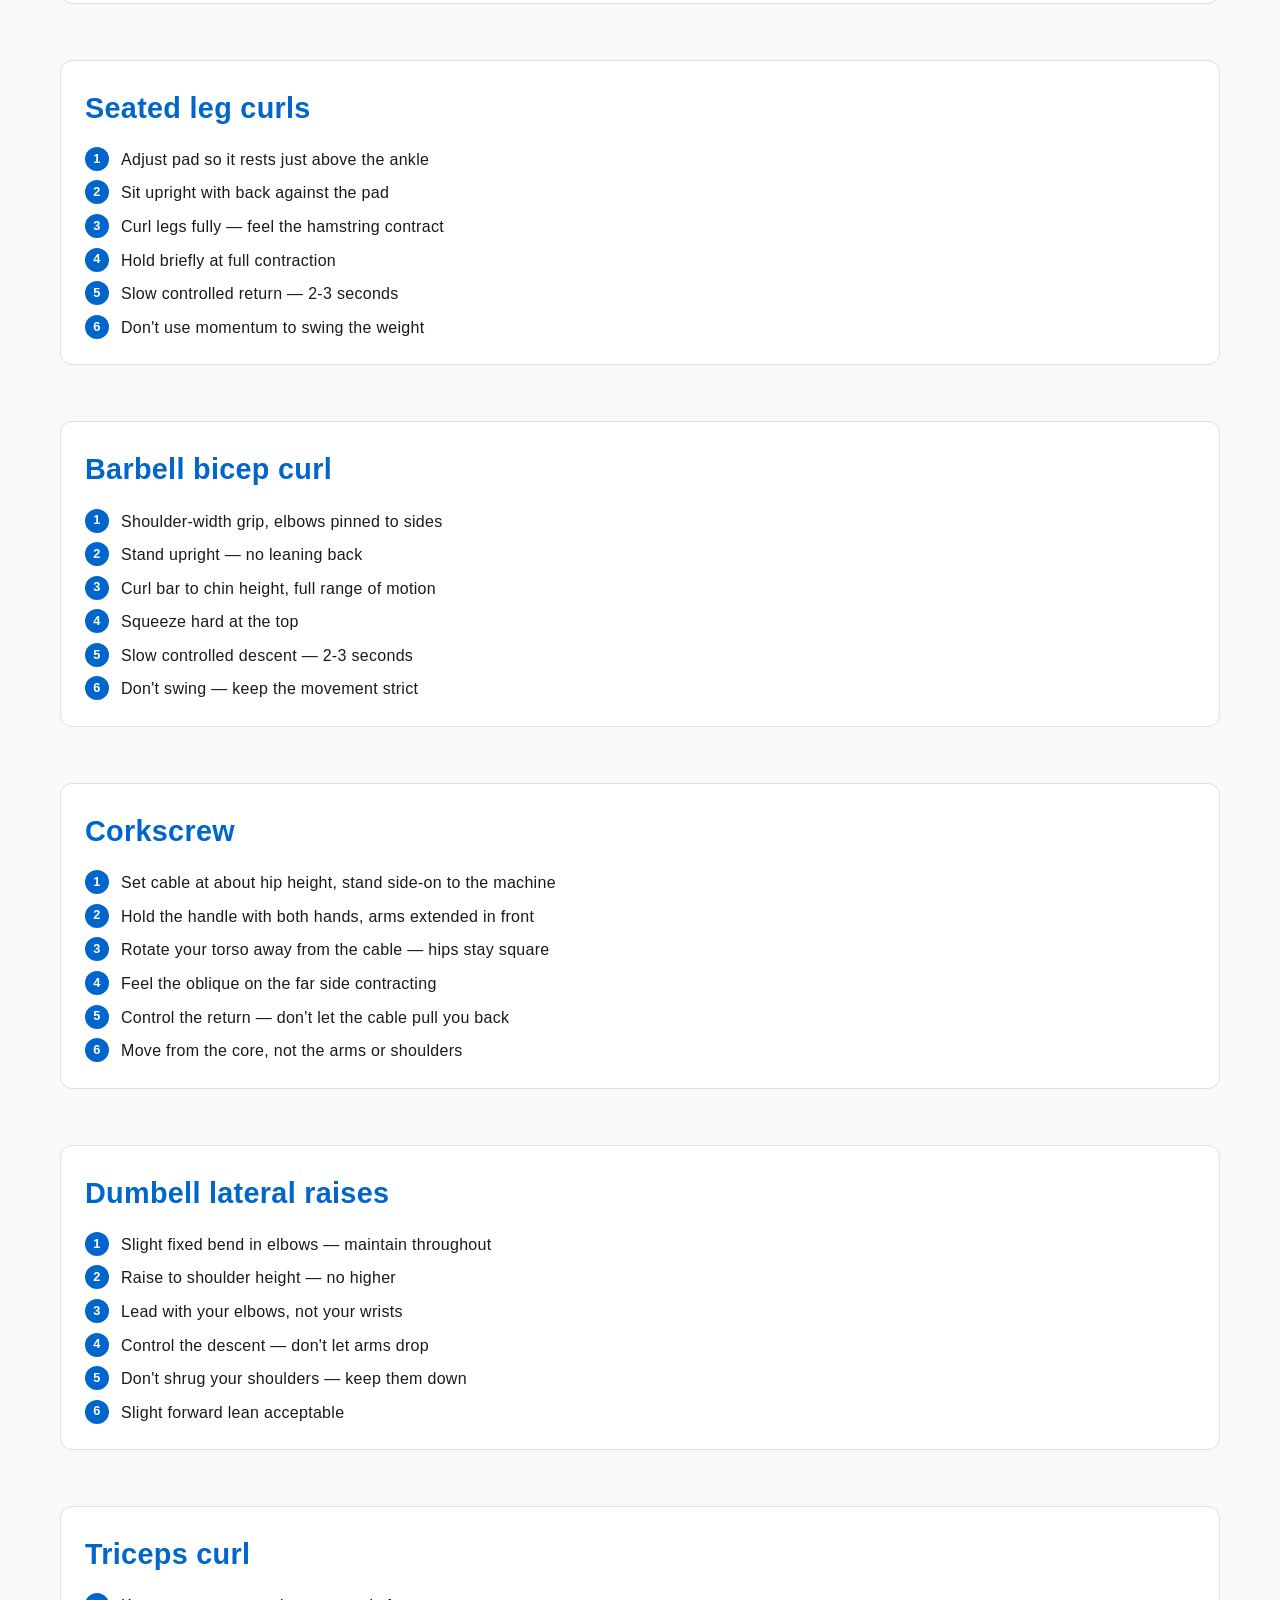
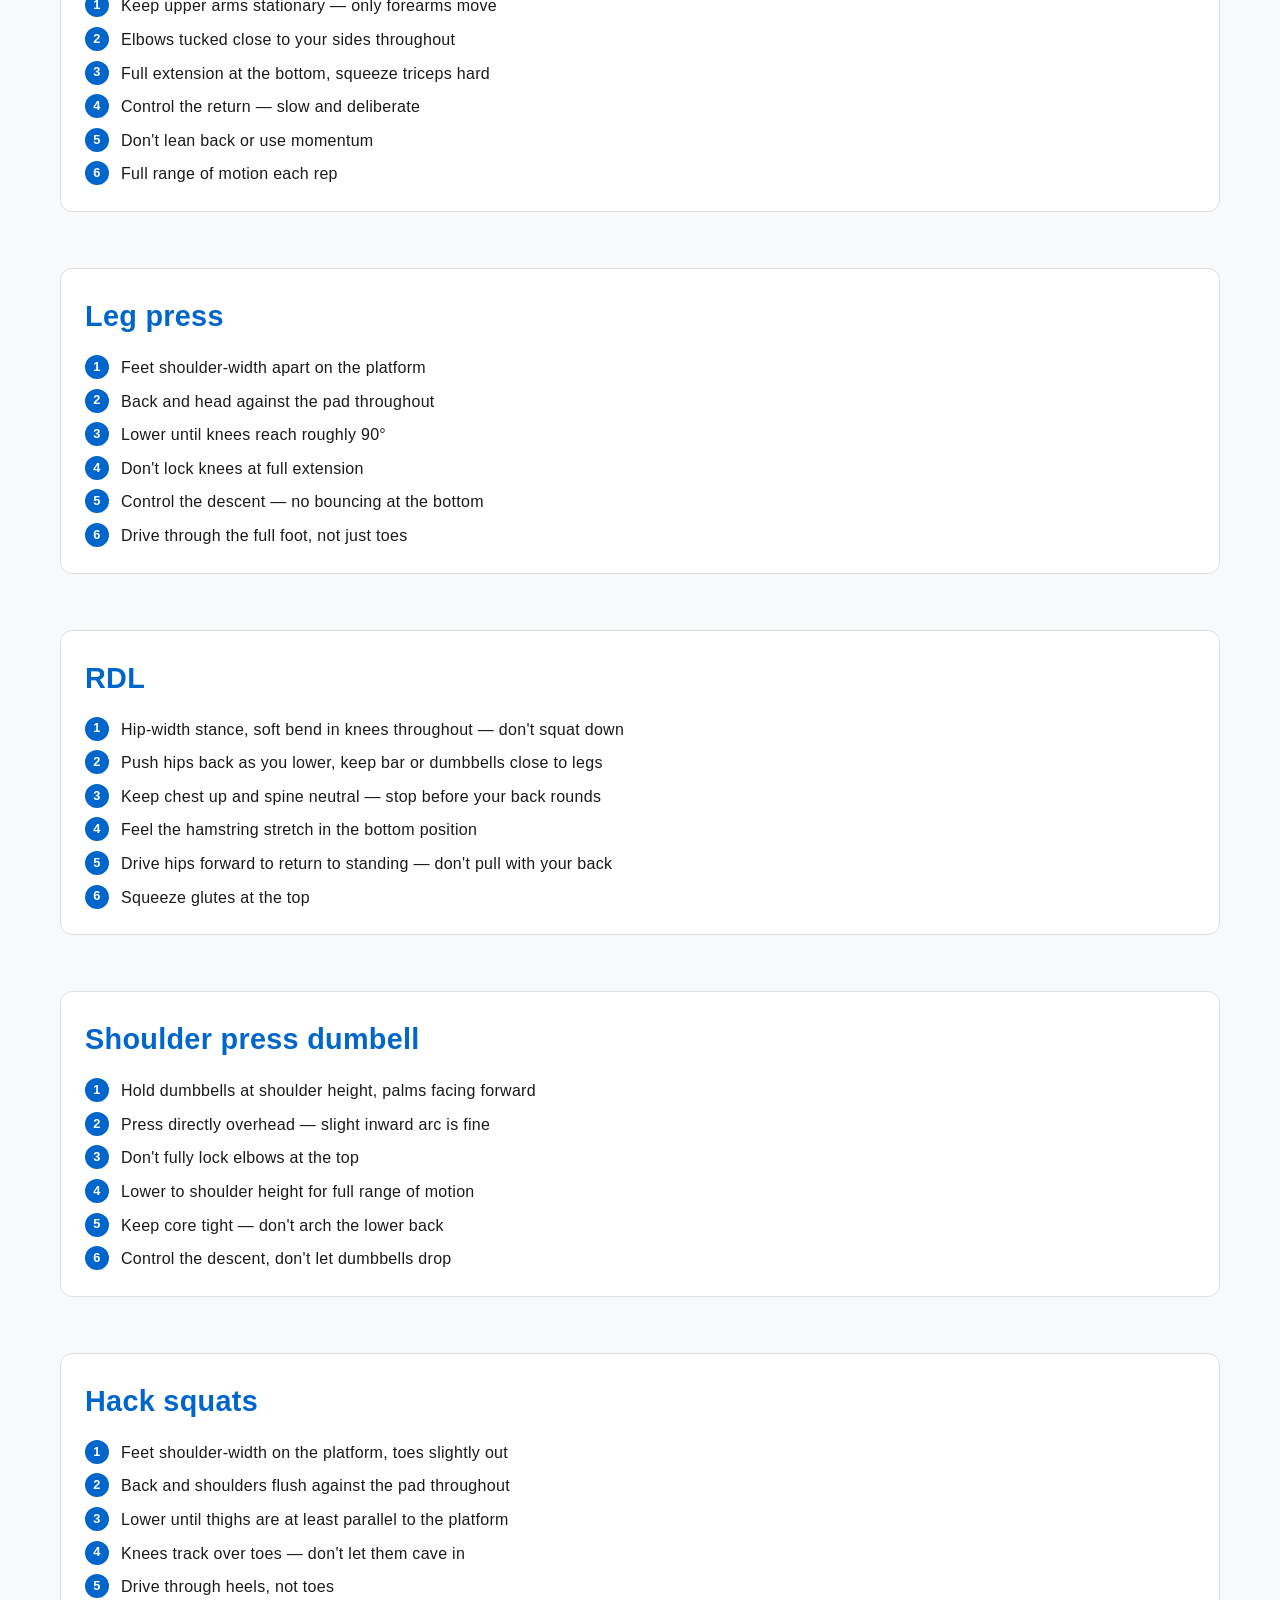
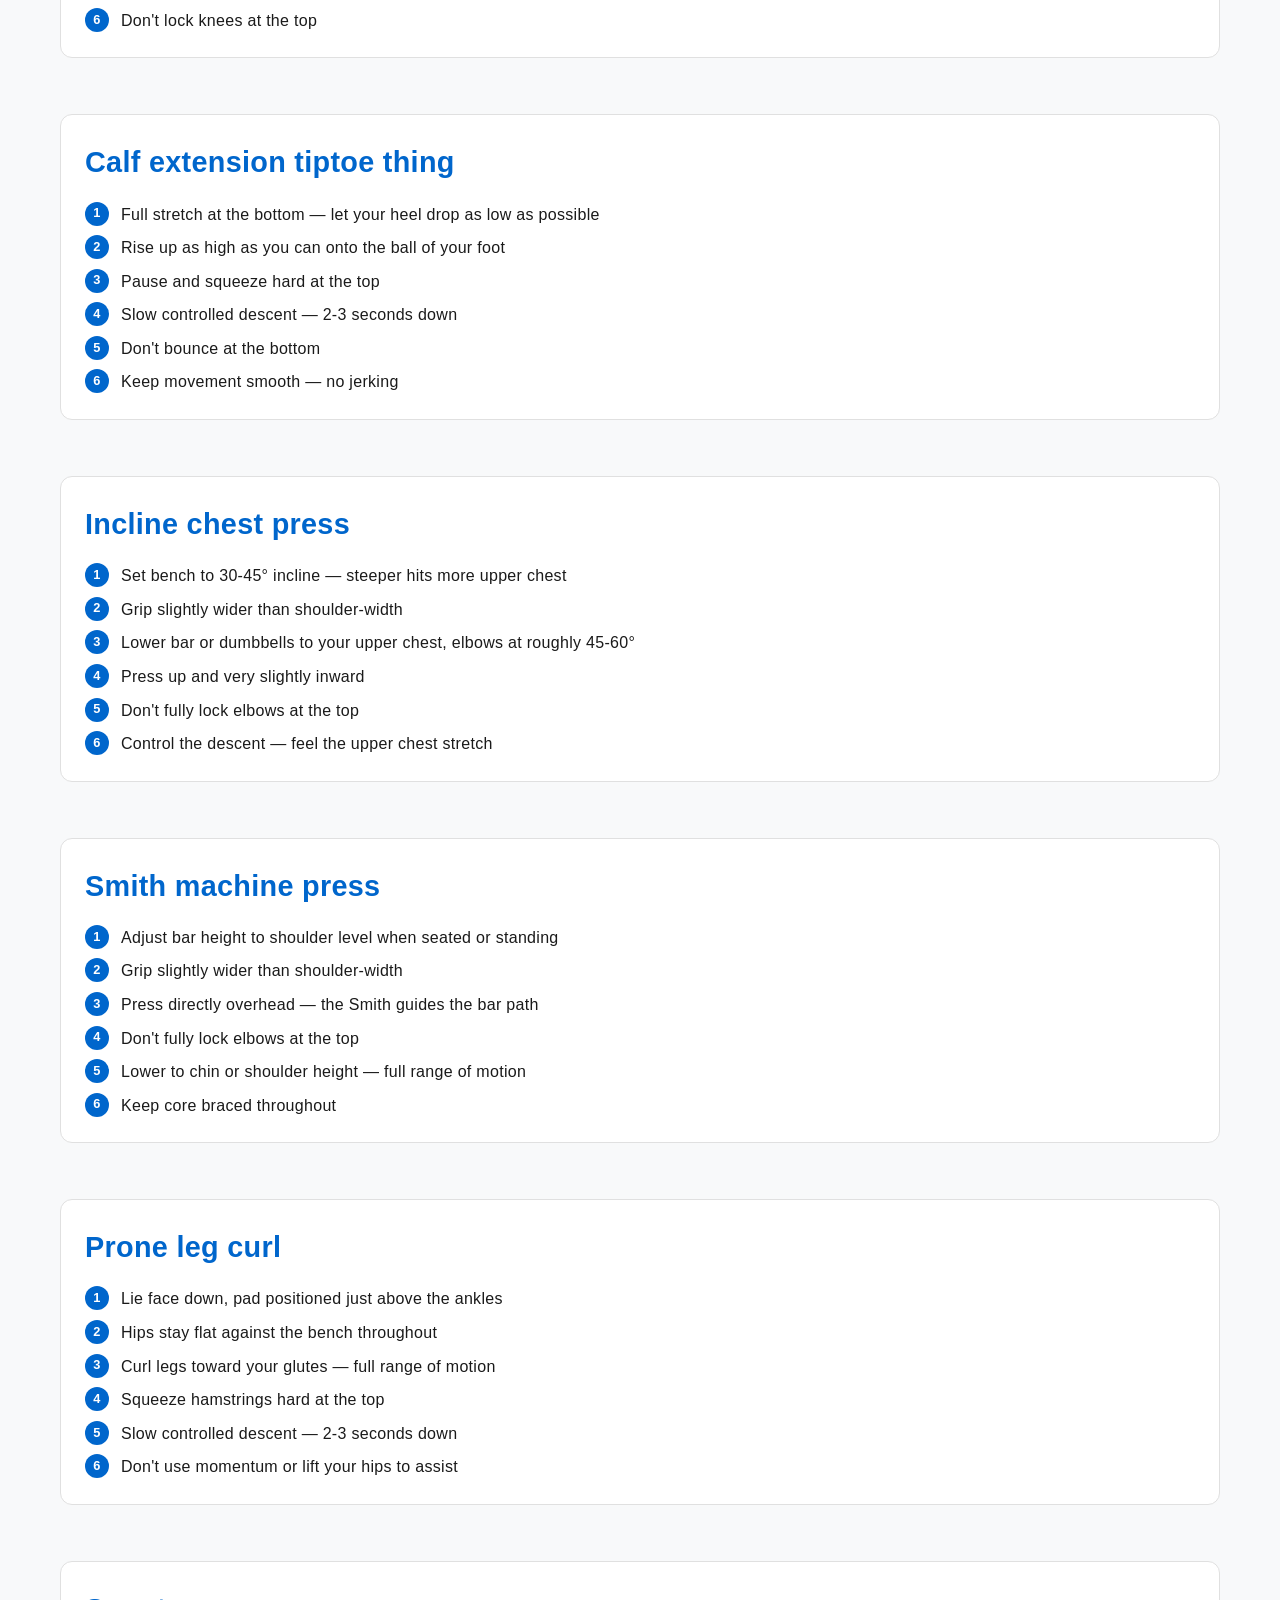
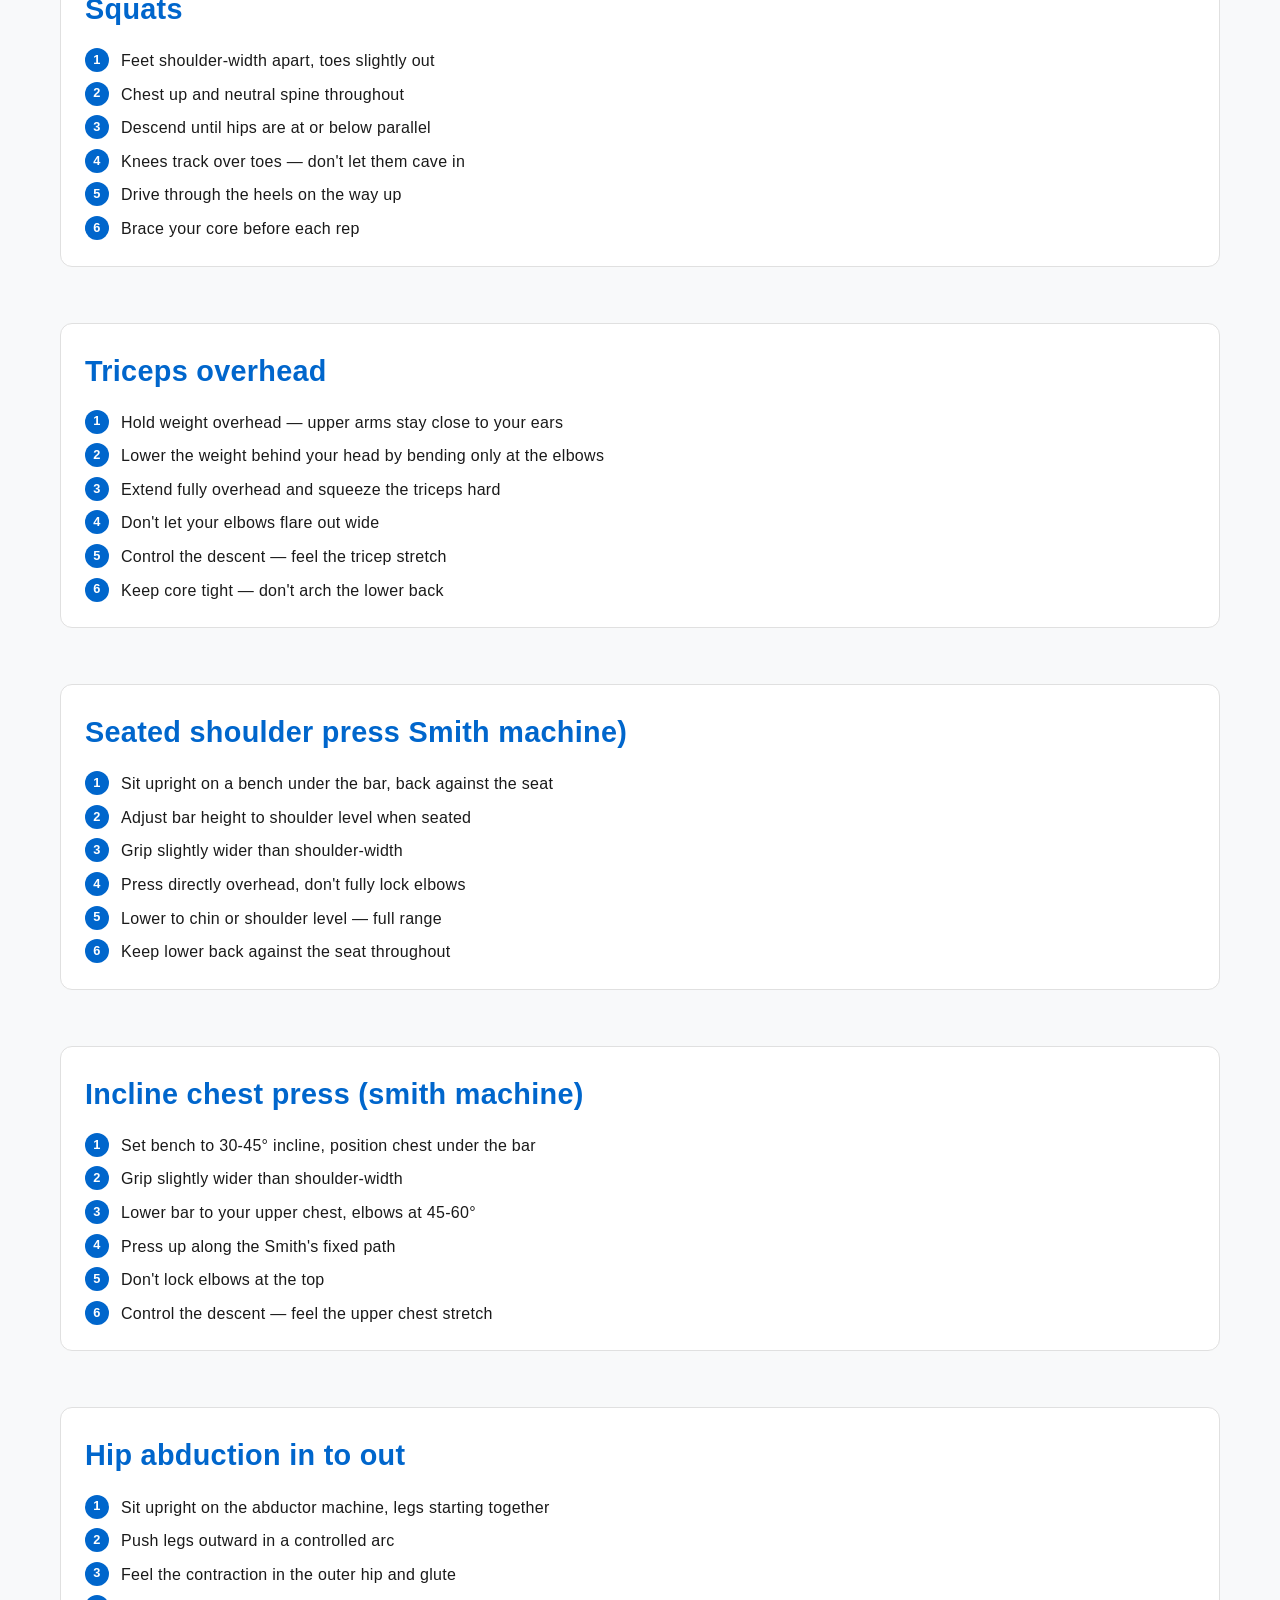
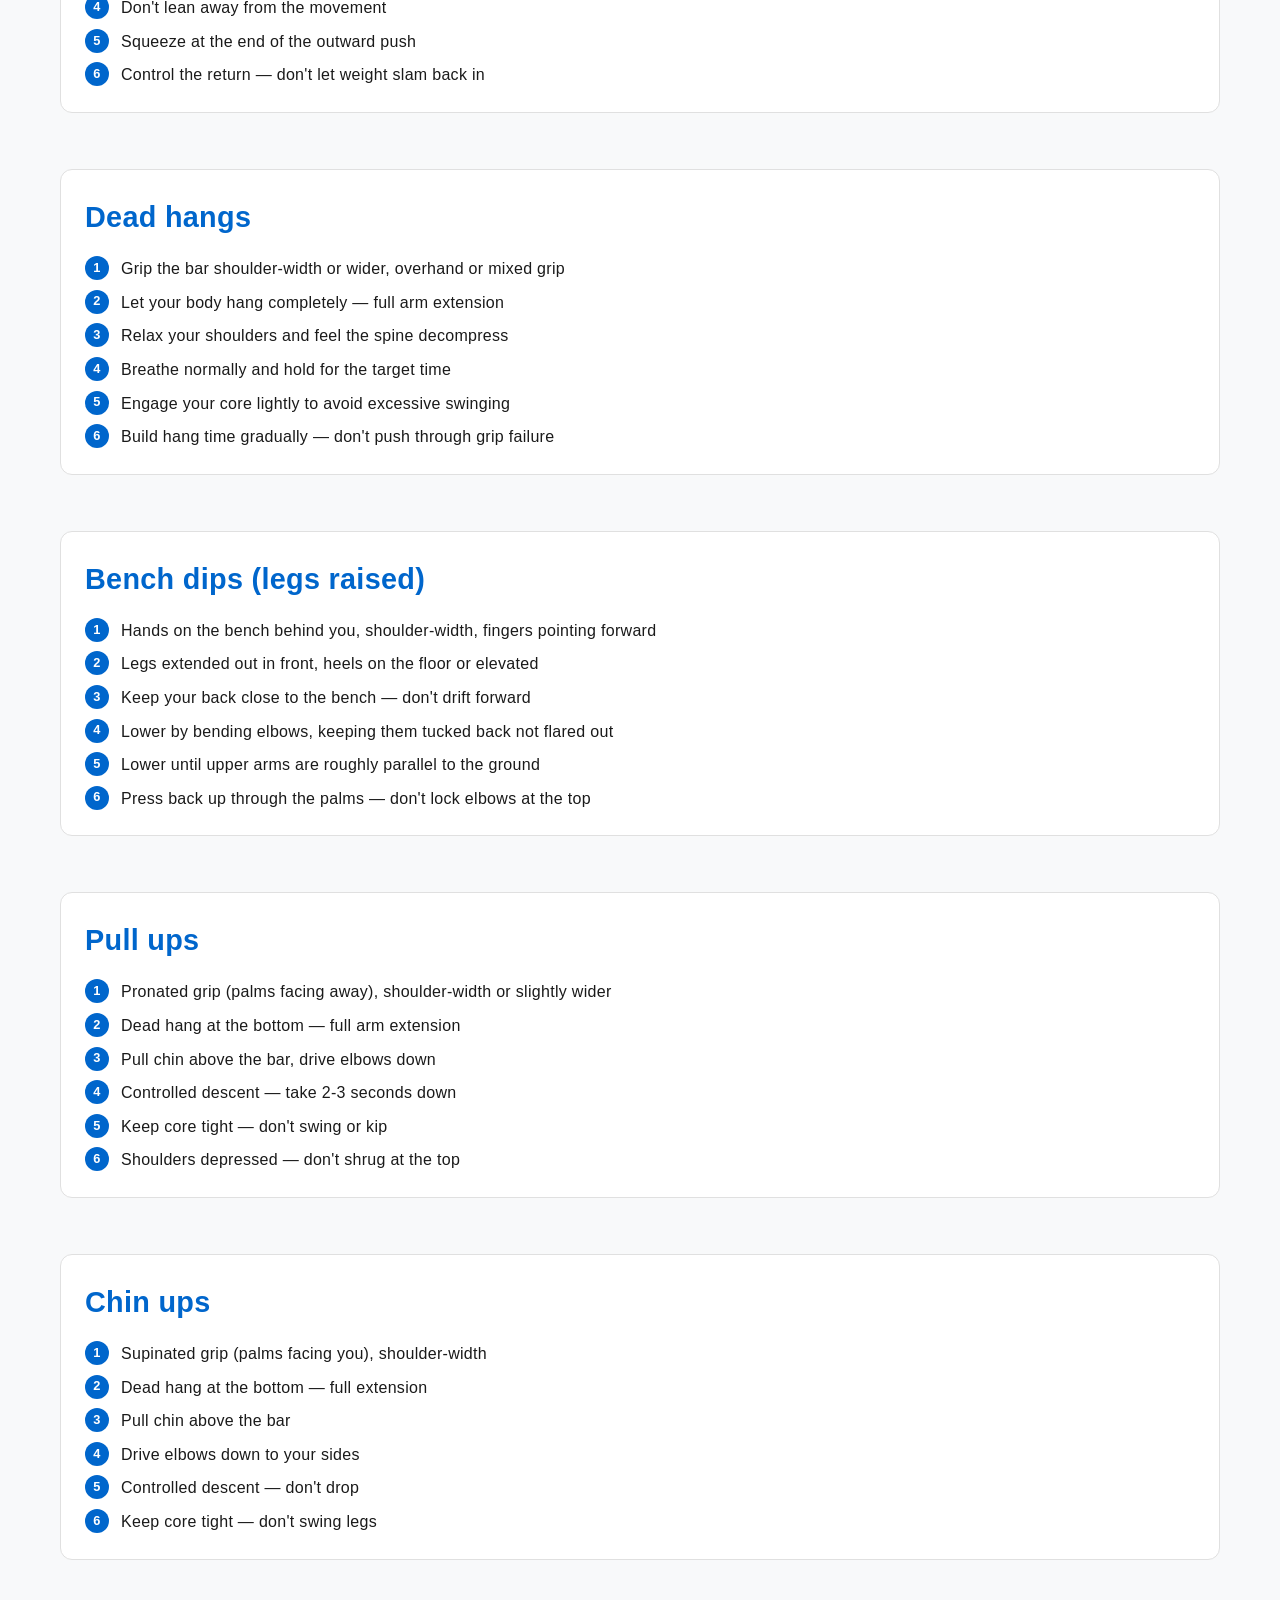
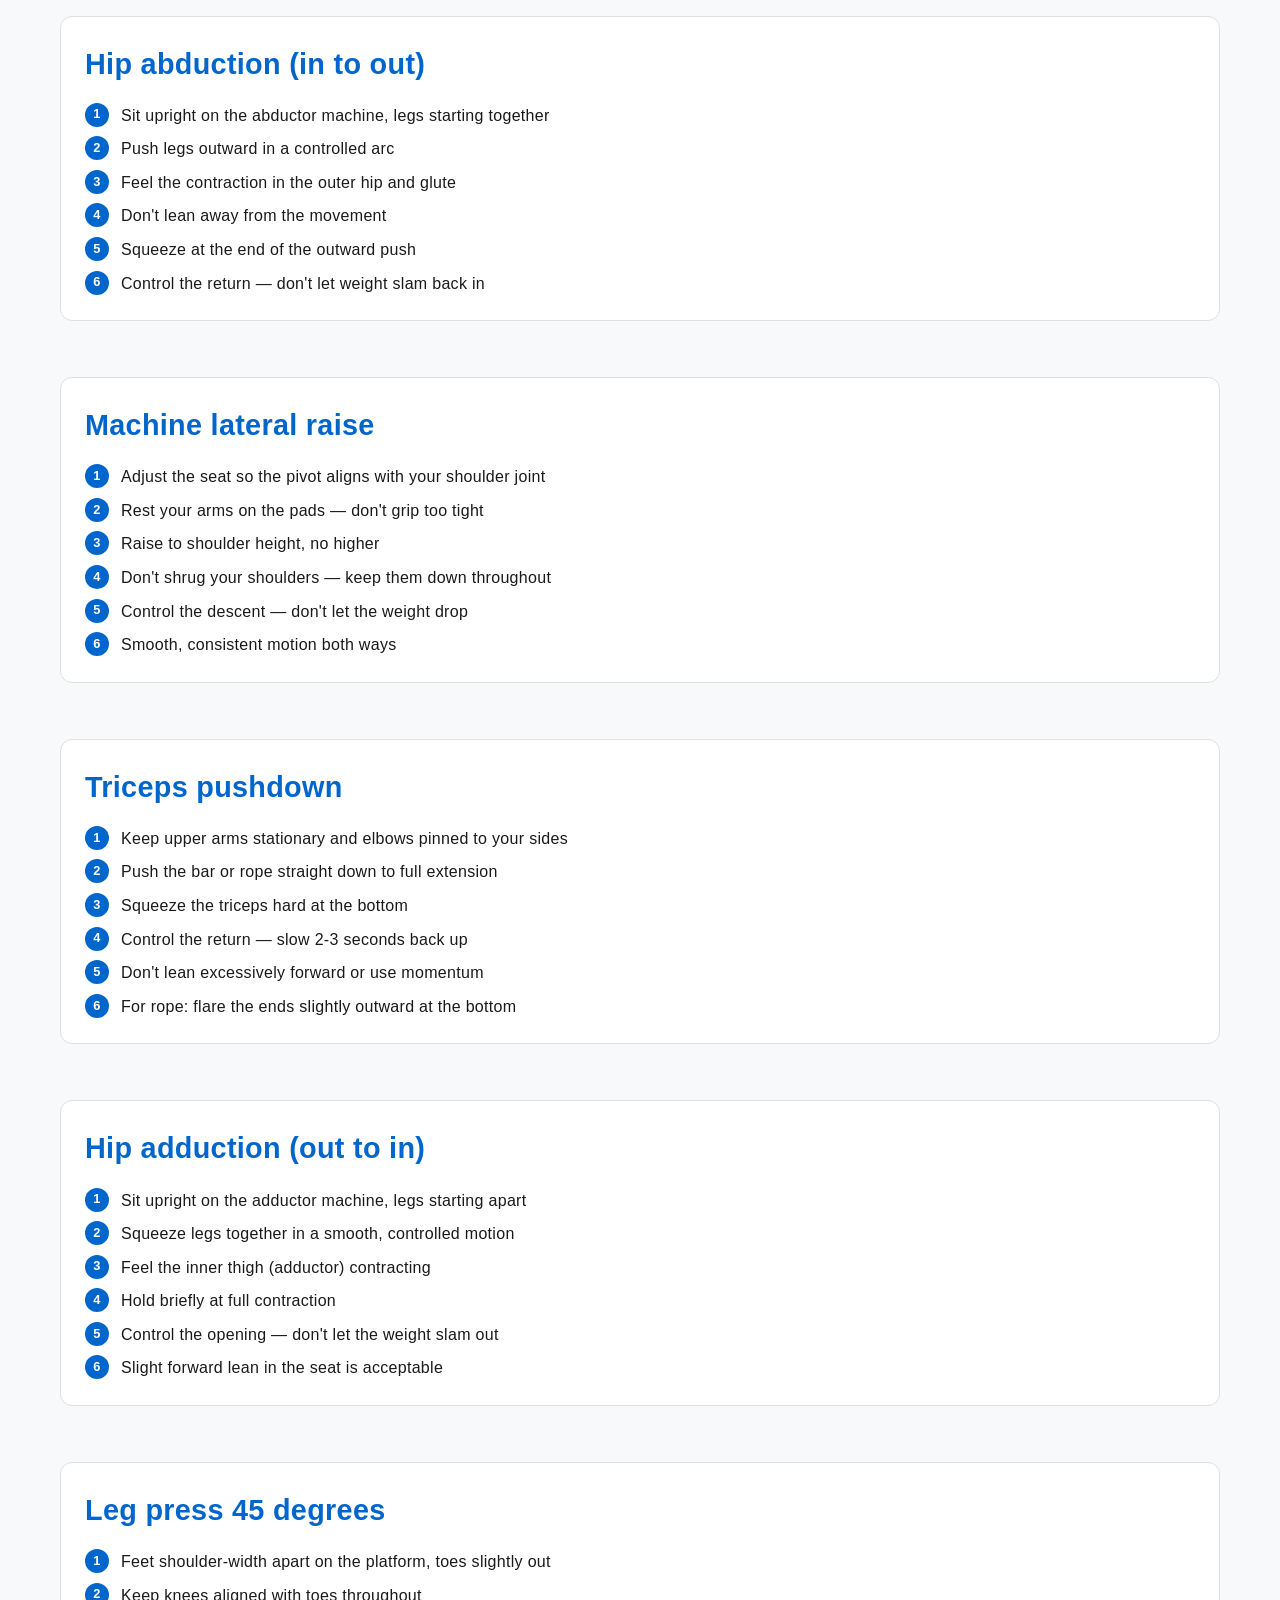
<file: tips.html>
<!DOCTYPE html>
<html lang="en">
<head>
  <meta charset="UTF-8">
  <meta name="viewport" content="width=device-width, initial-scale=1.0">
  <title>Jack's Gym Tracker — Form Tips</title>
  <link rel="stylesheet" href="/style.css">
</head>
<body>
  <header>
    <div class="container">
      <nav>
        <div style="flex: 1;">
          <h1 style="margin: 0; font-size: 1.5rem;">💪 Jack's Gym Tracker</h1>
        </div>
        <a href="/">Dashboard</a>
        <a href="/log.html" style="opacity: 0.4; pointer-events: none;">Log Workout</a>
        <a href="/tips.html" class="active">Form Tips</a>
        <a href="/history.html">History</a>
      </nav>
    </div>
  </header>

  <main>
    <div class="container">
      <h1>Exercise Form Tips</h1>
      <p>Proper form prevents injury and maximizes results. Use these checklists when logging workouts.</p>

      <div style="display: flex; gap: 1rem; flex-wrap: wrap; margin-bottom: 2rem; align-items: center;">
        <label for="exerciseFilter" style="margin-bottom: 0;">Filter exercises:</label>
        <input type="text" id="exerciseFilter" placeholder="Search exercise..." style="max-width: 300px; flex: 1; min-width: 120px;">
      </div>

      <div id="tipsContainer" style="display: grid; gap: 2rem;"></div>
    </div>
  </main>

  <footer>
    <p>Jack's Gym Tracker • Hosted on Vercel • Data synced with Google Sheets</p>
  </footer>

  <script>
    let allTips = {};
    let sortedExercises = [];

    async function loadTips() {
      try {
        const [tipsRes, seedRes] = await Promise.all([
          fetch('/data/exercise-tips.json'),
          fetch('/data/seed.json')
        ]);
        const tipsData = await tipsRes.json();
        const seedData = await seedRes.json();
        allTips = tipsData.tips;

        // Count frequency of each exercise in workout data
        const freq = {};
        seedData.forEach(row => {
          const ex = row.Exercise || row.exercise || '';
          freq[ex] = (freq[ex] || 0) + 1;
        });

        // Sort tip exercises by how often they appear in the data
        sortedExercises = Object.keys(allTips).sort((a, b) => (freq[b] || 0) - (freq[a] || 0));
        renderTips(sortedExercises);
      } catch (error) {
        console.error('Error loading tips:', error);
        document.getElementById('tipsContainer').innerHTML = '<p style="color: var(--danger);">Could not load exercise tips</p>';
      }
    }

    function renderTips(exercises) {
      const container = document.getElementById('tipsContainer');

      if (exercises.length === 0) {
        container.innerHTML = '<p style="color: var(--text-secondary);">No exercises match your search</p>';
        return;
      }

      const html = exercises.map(exercise => `
        <div class="card">
          <h2>${exercise}</h2>
          <div style="display: grid; gap: 0.5rem;">
            ${allTips[exercise].tips.map((tip, i) => `
              <div style="display: flex; gap: 0.75rem; align-items: flex-start;">
                <span style="min-width: 24px; height: 24px; display: flex; align-items: center; justify-content: center; background: var(--accent); color: white; border-radius: 50%; font-size: 0.8rem; font-weight: bold;">${i + 1}</span>
                <span>${tip}</span>
              </div>
            `).join('')}
          </div>
        </div>
      `).join('');

      container.innerHTML = html;
    }

    document.getElementById('exerciseFilter').addEventListener('input', (e) => {
      const query = e.target.value.toLowerCase();
      const filtered = sortedExercises.filter(ex =>
        ex.toLowerCase().includes(query)
      );
      renderTips(filtered);
    });

    // Load on page load
    document.addEventListener('DOMContentLoaded', loadTips);
  </script>
</body>
</html>
</file>
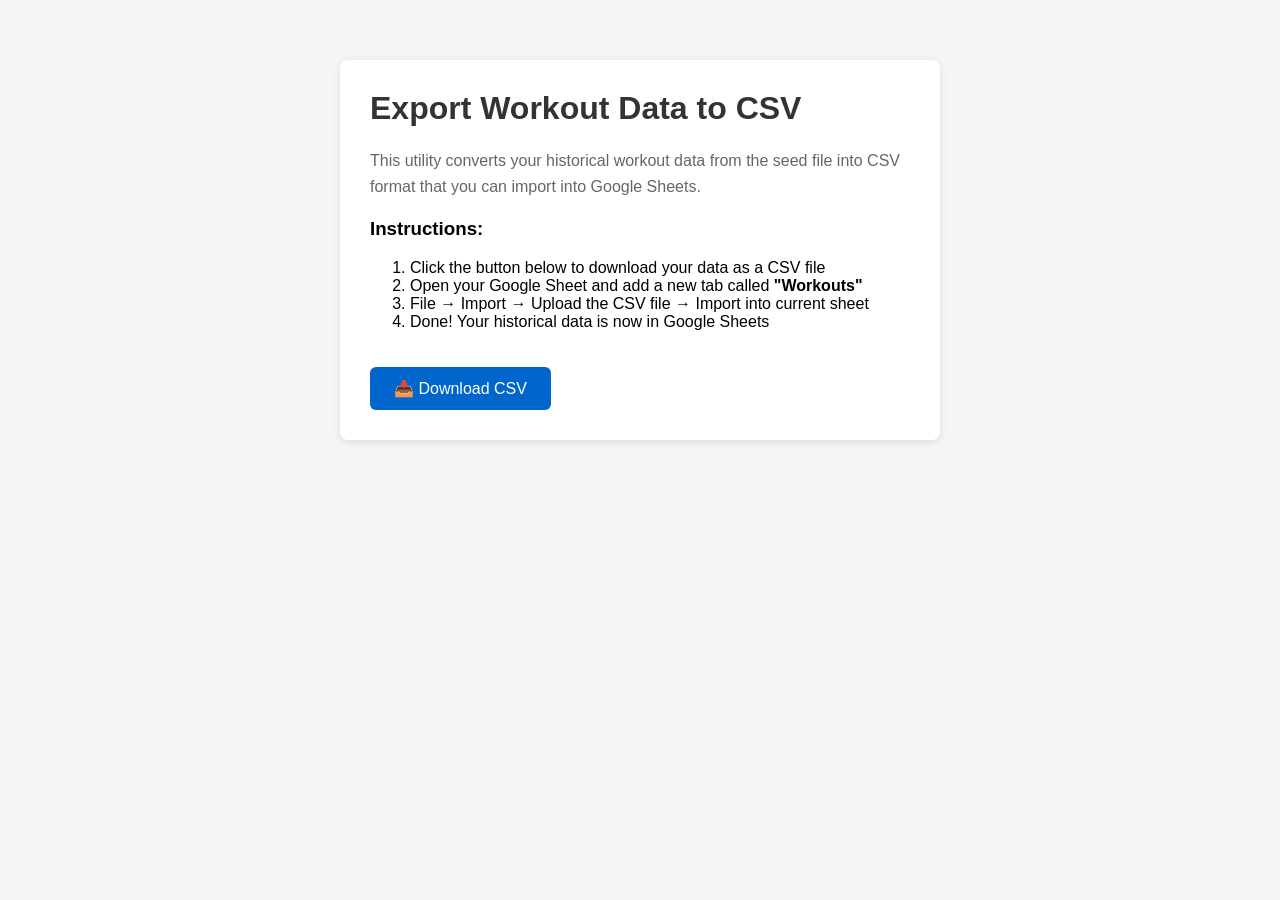
<file: data/export.html>
<!DOCTYPE html>
<html lang="en">
<head>
  <meta charset="UTF-8">
  <meta name="viewport" content="width=device-width, initial-scale=1.0">
  <title>Export Workout Data</title>
  <style>
    body {
      font-family: -apple-system, BlinkMacSystemFont, 'Segoe UI', sans-serif;
      max-width: 600px;
      margin: 40px auto;
      padding: 20px;
      background: #f5f5f5;
    }
    .container {
      background: white;
      padding: 30px;
      border-radius: 8px;
      box-shadow: 0 2px 8px rgba(0,0,0,0.1);
    }
    h1 { margin-top: 0; color: #333; }
    p { color: #666; line-height: 1.6; }
    button {
      background: #0066cc;
      color: white;
      padding: 12px 24px;
      border: none;
      border-radius: 6px;
      cursor: pointer;
      font-size: 1rem;
      margin-top: 20px;
    }
    button:hover { background: #0052a3; }
    .status { margin-top: 20px; padding: 12px; border-radius: 6px; display: none; }
    .status.success { background: #d4edda; color: #155724; display: block; }
    .status.error { background: #f8d7da; color: #721c24; display: block; }
  </style>
</head>
<body>
  <div class="container">
    <h1>Export Workout Data to CSV</h1>
    <p>This utility converts your historical workout data from the seed file into CSV format that you can import into Google Sheets.</p>

    <h3>Instructions:</h3>
    <ol>
      <li>Click the button below to download your data as a CSV file</li>
      <li>Open your Google Sheet and add a new tab called <strong>"Workouts"</strong></li>
      <li>File → Import → Upload the CSV file → Import into current sheet</li>
      <li>Done! Your historical data is now in Google Sheets</li>
    </ol>

    <button onclick="exportToCSV()">📥 Download CSV</button>
    <div id="status" class="status"></div>
  </div>

  <script>
    async function exportToCSV() {
      try {
        const response = await fetch('/data/seed.json');
        if (!response.ok) throw new Error('Could not load seed data');

        const records = await response.json();

        // Convert to CSV format
        const header = ['Date', 'Exercise', 'Muscles', 'Form Notes', 'S1_Weight', 'S1_Reps', 'S2_Weight', 'S2_Reps', 'S3_Weight', 'S3_Reps', 'S4_Weight', 'S4_Reps', 'S5_Weight', 'S5_Reps'];
        const rows = records.map(record => {
          const row = [record.date, record.exercise, record.muscles, record.formNotes];

          // Add set data (up to 5 sets)
          for (let i = 0; i < 5; i++) {
            if (i < record.sets.length) {
              row.push(record.sets[i].weight);
              row.push(record.sets[i].reps);
            } else {
              row.push('');
              row.push('');
            }
          }

          return row.map(cell => {
            // Escape quotes and wrap in quotes if needed
            if (cell === '' || cell === null) return '';
            if (typeof cell === 'string' && (cell.includes(',') || cell.includes('"') || cell.includes('\n'))) {
              return '"' + cell.replace(/"/g, '""') + '"';
            }
            return cell;
          }).join(',');
        });

        const csv = [header.join(','), ...rows].join('\n');

        // Trigger download
        const blob = new Blob([csv], { type: 'text/csv;charset=utf-8;' });
        const link = document.createElement('a');
        const url = URL.createObjectURL(blob);
        link.href = url;
        link.download = 'workouts-history.csv';
        link.click();
        URL.revokeObjectURL(url);

        // Show success message
        const status = document.getElementById('status');
        status.className = 'status success';
        status.textContent = '✓ CSV downloaded successfully! Now import it into your Google Sheet.';

      } catch (error) {
        const status = document.getElementById('status');
        status.className = 'status error';
        status.textContent = '✗ Error: ' + error.message;
      }
    }
  </script>
</body>
</html>
</file>
<file: style.css>
:root {
  --bg: #f8f9fa;
  --accent: #0066cc;
  --accent-dark: #0052a3;
  --text: #1a1a1a;
  --text-secondary: #666666;
  --card-bg: #ffffff;
  --border: #e0e0e0;
  --success: #00b366;
  --danger: #cc0000;
  --warning: #ff9900;
}

* {
  margin: 0;
  padding: 0;
  box-sizing: border-box;
}

html, body {
  font-family: -apple-system, BlinkMacSystemFont, 'Segoe UI', 'Roboto', sans-serif;
  background-color: var(--bg);
  color: var(--text);
  line-height: 1.6;
  letter-spacing: 0.3px;
}

h1 {
  font-size: 2.5rem;
  font-weight: 700;
  margin-bottom: 0.5rem;
  background: linear-gradient(135deg, var(--accent) 0%, #0052a3 100%);
  -webkit-background-clip: text;
  -webkit-text-fill-color: transparent;
  background-clip: text;
}

h2 {
  font-size: 1.8rem;
  font-weight: 600;
  margin-bottom: 1rem;
  color: var(--accent);
}

h3 {
  font-size: 1.3rem;
  font-weight: 500;
  margin-bottom: 0.8rem;
  color: var(--text);
}

p {
  color: var(--text-secondary);
  margin-bottom: 1rem;
}

body {
  display: flex;
  flex-direction: column;
  min-height: 100vh;
}

.container {
  max-width: 1200px;
  margin: 0 auto;
  width: 100%;
  padding: 0 20px;
}

header {
  background: linear-gradient(180deg, var(--card-bg) 0%, transparent 100%);
  border-bottom: 1px solid var(--border);
  padding: 1.5rem 0;
  position: sticky;
  top: 0;
  z-index: 100;
}

nav {
  display: flex;
  gap: 2rem;
  align-items: center;
}

nav a {
  color: var(--text-secondary);
  text-decoration: none;
  font-weight: 500;
  transition: all 0.3s ease;
  padding: 0.5rem 1rem;
  border-radius: 6px;
}

nav a:hover,
nav a.active {
  color: var(--accent);
  background: rgba(0, 102, 204, 0.1);
}

main {
  flex: 1;
  padding: 2rem 0;
}

.card {
  background: var(--card-bg);
  border: 1px solid var(--border);
  border-radius: 12px;
  padding: 1.5rem;
  transition: all 0.3s ease;
  margin-bottom: 1.5rem;
}

.card:hover {
  border-color: var(--accent);
  box-shadow: 0 4px 12px rgba(0, 102, 204, 0.1);
}

.card-grid {
  display: grid;
  grid-template-columns: repeat(auto-fit, minmax(250px, 1fr));
  gap: 1.5rem;
  margin-bottom: 2rem;
}

.stat-card {
  background: var(--card-bg);
  border: 1px solid var(--border);
  border-radius: 12px;
  padding: 1.5rem;
  text-align: center;
  transition: all 0.3s ease;
}

.stat-card:hover {
  border-color: var(--accent);
  box-shadow: 0 4px 12px rgba(0, 102, 204, 0.1);
}

.stat-label {
  color: var(--text-secondary);
  font-size: 0.9rem;
  margin-bottom: 0.5rem;
  text-transform: uppercase;
  letter-spacing: 1px;
}

.stat-value {
  font-size: 2.5rem;
  font-weight: 700;
  color: var(--accent);
  margin-bottom: 0.5rem;
}

.stat-change {
  font-size: 0.9rem;
  padding: 0.25rem 0.75rem;
  border-radius: 4px;
  display: inline-block;
}

.stat-change.positive {
  background: rgba(0, 179, 102, 0.2);
  color: var(--success);
}

.stat-change.negative {
  background: rgba(204, 0, 0, 0.2);
  color: var(--danger);
}

.form-group {
  margin-bottom: 1.5rem;
}

label {
  display: block;
  margin-bottom: 0.5rem;
  font-weight: 500;
  color: var(--text);
}

input[type="text"],
input[type="date"],
input[type="number"],
select,
textarea {
  width: 100%;
  padding: 0.75rem;
  background: var(--bg);
  border: 1px solid var(--border);
  border-radius: 6px;
  color: var(--text);
  font-size: 1rem;
  transition: all 0.3s ease;
  font-family: inherit;
}

input[type="text"]:focus,
input[type="date"]:focus,
input[type="number"]:focus,
select:focus,
textarea:focus {
  outline: none;
  border-color: var(--accent);
  box-shadow: 0 0 10px rgba(0, 102, 204, 0.2);
}

textarea {
  resize: vertical;
  min-height: 80px;
}

button,
.btn {
  padding: 0.75rem 1.5rem;
  background: linear-gradient(135deg, var(--accent) 0%, var(--accent-dark) 100%);
  color: white;
  border: none;
  border-radius: 6px;
  font-weight: 600;
  cursor: pointer;
  transition: all 0.3s ease;
  font-size: 1rem;
  text-decoration: none;
  display: inline-block;
}

button:hover,
.btn:hover {
  transform: translateY(-2px);
  box-shadow: 0 8px 20px rgba(0, 102, 204, 0.3);
}

button:active {
  transform: translateY(0);
}

button.secondary {
  background: transparent;
  color: var(--accent);
  border: 1px solid var(--accent);
}

button.secondary:hover {
  background: rgba(0, 102, 204, 0.1);
}

button.danger {
  background: linear-gradient(135deg, var(--danger) 0%, #990000 100%);
}

button:disabled {
  opacity: 0.5;
  cursor: not-allowed;
  transform: none;
}

.exercise-item {
  background: var(--card-bg);
  border: 1px solid var(--border);
  border-radius: 8px;
  padding: 1.25rem;
  margin-bottom: 1rem;
}

.exercise-item header {
  display: flex;
  justify-content: space-between;
  align-items: center;
  border: none;
  padding: 0;
}

.exercise-name {
  font-size: 1.2rem;
  font-weight: 600;
  color: var(--accent);
}

.exercise-muscles {
  font-size: 0.85rem;
  color: var(--text-secondary);
  margin-top: 0.25rem;
}

.sets-summary {
  margin-top: 0.75rem;
  font-size: 0.9rem;
  color: var(--text-secondary);
}

.set-row {
  display: flex;
  gap: 1rem;
  margin-bottom: 1rem;
  align-items: center;
}

.set-input-group {
  flex: 1;
  display: flex;
  gap: 0.5rem;
  align-items: center;
}

.set-input-group label {
  margin: 0;
  min-width: 40px;
  font-weight: 500;
}

.set-input-group input {
  width: 70px;
  padding: 0.5rem;
  font-size: 0.9rem;
}

.remove-btn {
  padding: 0.5rem 0.75rem;
  background: var(--danger);
  color: white;
  border: none;
  border-radius: 4px;
  cursor: pointer;
  font-size: 0.9rem;
}

.remove-btn:hover {
  background: #990000;
}

.chart-container {
  position: relative;
  height: 400px;
  margin-bottom: 2rem;
  background: var(--card-bg);
  border: 1px solid var(--border);
  border-radius: 12px;
  padding: 1.5rem;
}

.session {
  background: var(--card-bg);
  border: 1px solid var(--border);
  border-radius: 8px;
  margin-bottom: 1.5rem;
  overflow: hidden;
}

.session-header {
  background: rgba(0, 102, 204, 0.05);
  border-bottom: 1px solid var(--border);
  padding: 1rem 1.5rem;
  cursor: pointer;
  display: flex;
  justify-content: space-between;
  align-items: center;
  transition: background 0.3s ease;
}

.session-header:hover {
  background: rgba(0, 102, 204, 0.1);
}

.session-date {
  font-weight: 600;
  font-size: 1.1rem;
  color: var(--accent);
}

.session-meta {
  display: flex;
  gap: 2rem;
  font-size: 0.9rem;
  margin-top: 0.5rem;
}

.session-meta span {
  color: var(--text-secondary);
}

.session-body {
  padding: 1.5rem;
  max-height: 0;
  overflow: hidden;
  transition: max-height 0.3s ease;
}

.session.expanded .session-body {
  max-height: 2000px;
}

.exercise-in-session {
  margin-bottom: 1.5rem;
  padding-bottom: 1.5rem;
  border-bottom: 1px solid var(--border);
}

.exercise-in-session:last-child {
  margin-bottom: 0;
  padding-bottom: 0;
  border-bottom: none;
}

select {
  width: 100%;
  max-width: 300px;
}

table {
  width: 100%;
  border-collapse: collapse;
  background: var(--card-bg);
  border: 1px solid var(--border);
  border-radius: 8px;
  overflow: hidden;
}

th {
  background: rgba(0, 102, 204, 0.1);
  padding: 1rem;
  text-align: left;
  font-weight: 600;
  color: var(--accent);
  border-bottom: 1px solid var(--border);
}

td {
  padding: 1rem;
  border-bottom: 1px solid var(--border);
}

tr:last-child td {
  border-bottom: none;
}

tr:hover {
  background: rgba(0, 102, 204, 0.05);
}

.text-center {
  text-align: center;
}

.text-secondary {
  color: var(--text-secondary);
}

.text-success {
  color: var(--success);
}

.text-danger {
  color: var(--danger);
}

.mt-1 { margin-top: 0.5rem; }
.mt-2 { margin-top: 1rem; }
.mt-3 { margin-top: 1.5rem; }
.mb-1 { margin-bottom: 0.5rem; }
.mb-2 { margin-bottom: 1rem; }
.mb-3 { margin-bottom: 1.5rem; }
.gap-1 { gap: 0.5rem; }
.gap-2 { gap: 1rem; }
.gap-3 { gap: 1.5rem; }

.spinner {
  border: 3px solid var(--border);
  border-top: 3px solid var(--accent);
  border-radius: 50%;
  width: 30px;
  height: 30px;
  animation: spin 1s linear infinite;
  display: inline-block;
}

@keyframes spin {
  0% { transform: rotate(0deg); }
  100% { transform: rotate(360deg); }
}

@media (max-width: 768px) {
  .container { padding: 1rem; }
  h1 { font-size: 1.8rem; margin-bottom: 0.75rem; }
  h2 { font-size: 1.3rem; margin-bottom: 0.75rem; }
  h3 { font-size: 1.1rem; }

  nav { flex-wrap: wrap; gap: 0.5rem; }
  nav a { padding: 0.5rem 0.75rem; font-size: 0.9rem; }

  .card-grid { grid-template-columns: 1fr; gap: 1rem; }
  .card { padding: 1rem; margin-bottom: 1rem; }

  .chart-container { height: 300px; padding: 0.75rem; margin-bottom: 1.5rem; }

  .session-meta { flex-direction: column; gap: 0.5rem; }
  .set-row { flex-direction: column; gap: 0.75rem; }

  .btn { padding: 0.75rem 1rem; min-height: 44px; font-size: 1rem; }

  input, select, textarea { padding: 0.75rem; font-size: 1rem; }

  .form-group { margin-bottom: 1.5rem; }
}

/* Tooltips */
.tip-wrap {
  position: relative;
  display: inline-flex;
  align-items: center;
}
.tip-icon {
  display: inline-flex;
  align-items: center;
  justify-content: center;
  width: 20px;
  height: 20px;
  border-radius: 50%;
  background: var(--border);
  color: var(--text-secondary);
  font-size: 0.7rem;
  font-weight: 700;
  cursor: pointer;
  user-select: none;
  flex-shrink: 0;
  transition: background 0.15s;
}
.tip-icon:hover { background: var(--accent); color: #fff; }
.tip-box {
  display: none;
  position: absolute;
  top: calc(100% + 6px);
  left: 0;
  background: var(--card-bg);
  border: 1px solid var(--border);
  border-radius: 8px;
  padding: 0.6rem 0.8rem;
  font-size: 0.85rem;
  color: var(--text);
  line-height: 1.5;
  width: 240px;
  z-index: 200;
  box-shadow: 0 4px 16px rgba(0,0,0,0.4);
  white-space: normal;
  pointer-events: none;
}
.tip-wrap:hover .tip-box,
.tip-wrap.open .tip-box { display: block; }

@media (max-width: 600px) {
  .exercise-sets-row { flex-direction: column !important; gap: 0.5rem !important; }
  .exercise-sets-row ul { padding-left: 1rem; }
}

@media (max-width: 480px) {
  .container { padding: 0.75rem; }
  h1 { font-size: 1.2rem; margin-bottom: 0.5rem !important; }
  h2 { font-size: 1.1rem; }
  .card { padding: 0.75rem; }
  .chart-container { height: 250px; padding: 0.5rem; margin-bottom: 1rem; }

  header { padding: 0.75rem 0.5rem; background: var(--card-bg) !important; }
  nav { flex-direction: column; gap: 0.5rem; align-items: stretch; }
  nav a { padding: 0.5rem; text-align: center; font-size: 0.9rem; }

  main { margin-top: 0.5rem; }
  footer { padding: 1rem; font-size: 0.85rem; }
}

footer {
  text-align: center;
  padding: 2rem;
  color: var(--text-secondary);
  border-top: 1px solid var(--border);
  margin-top: 3rem;
}
</file>
